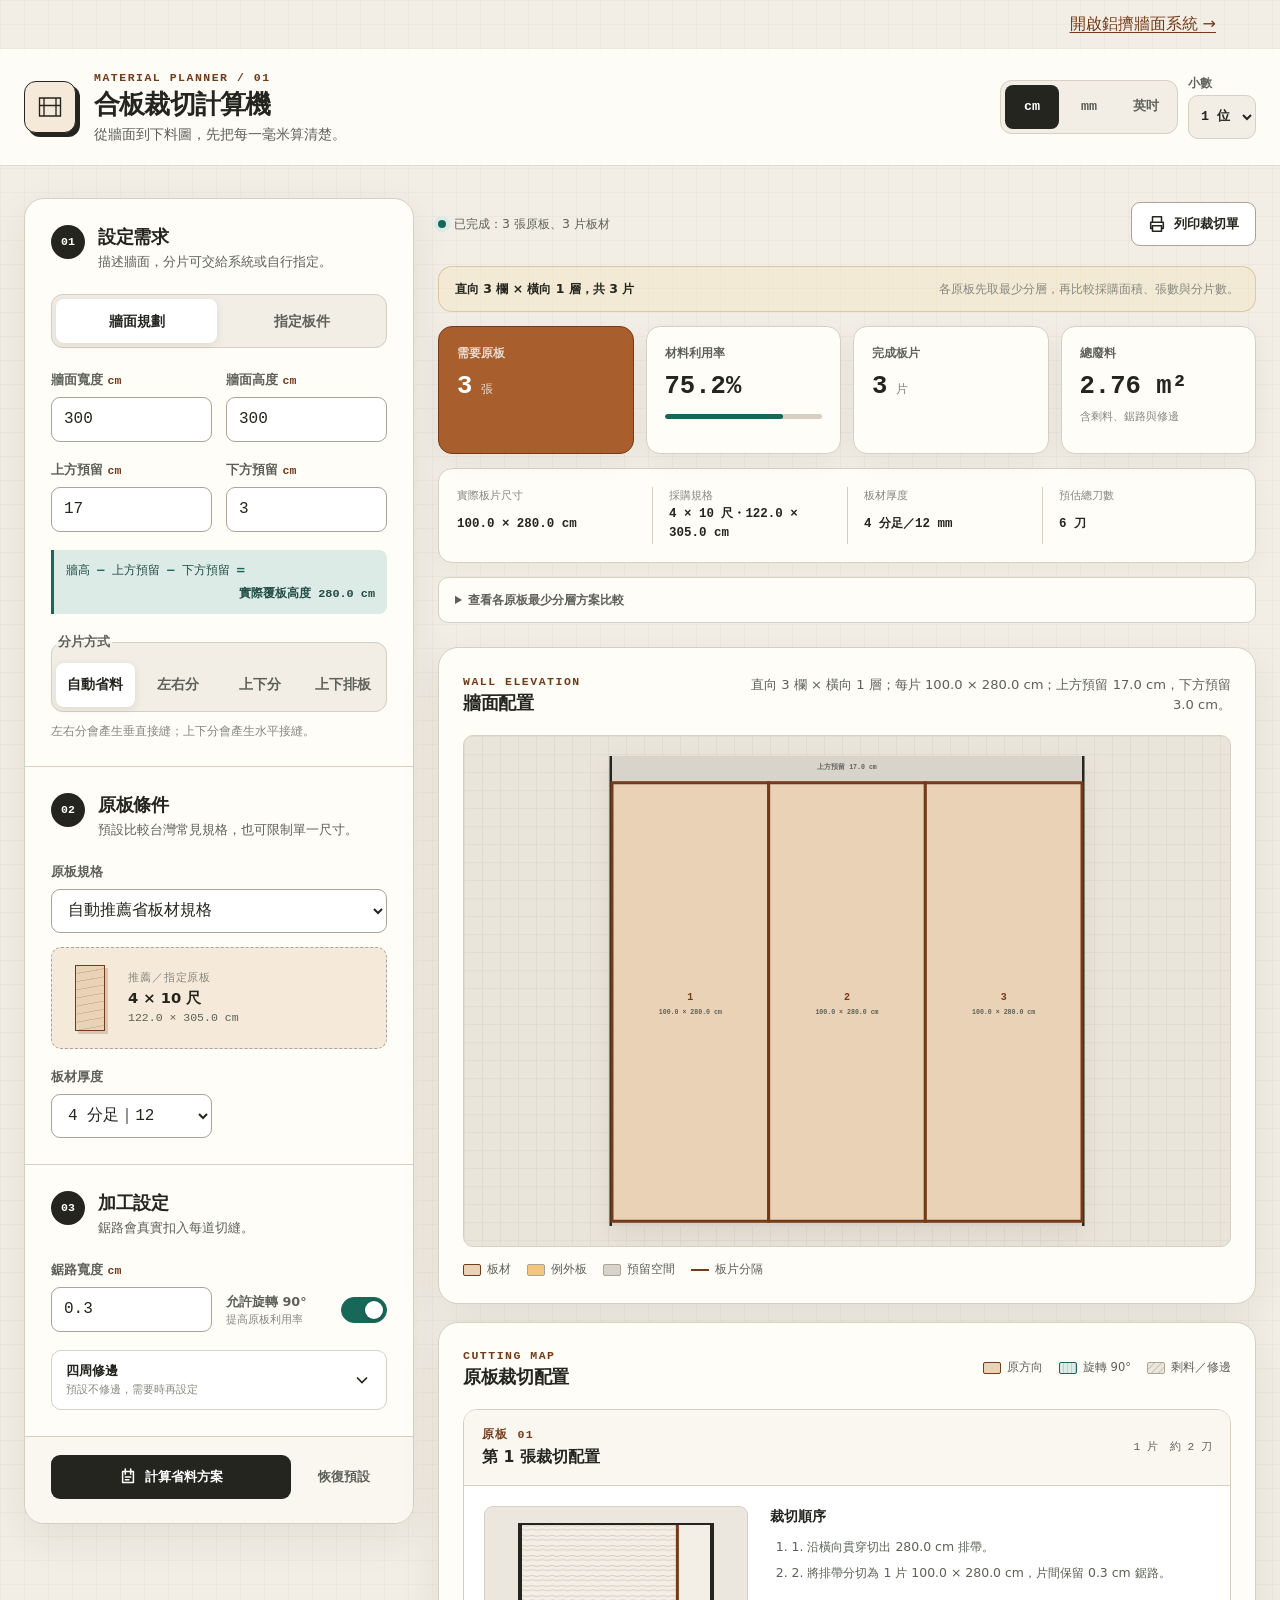
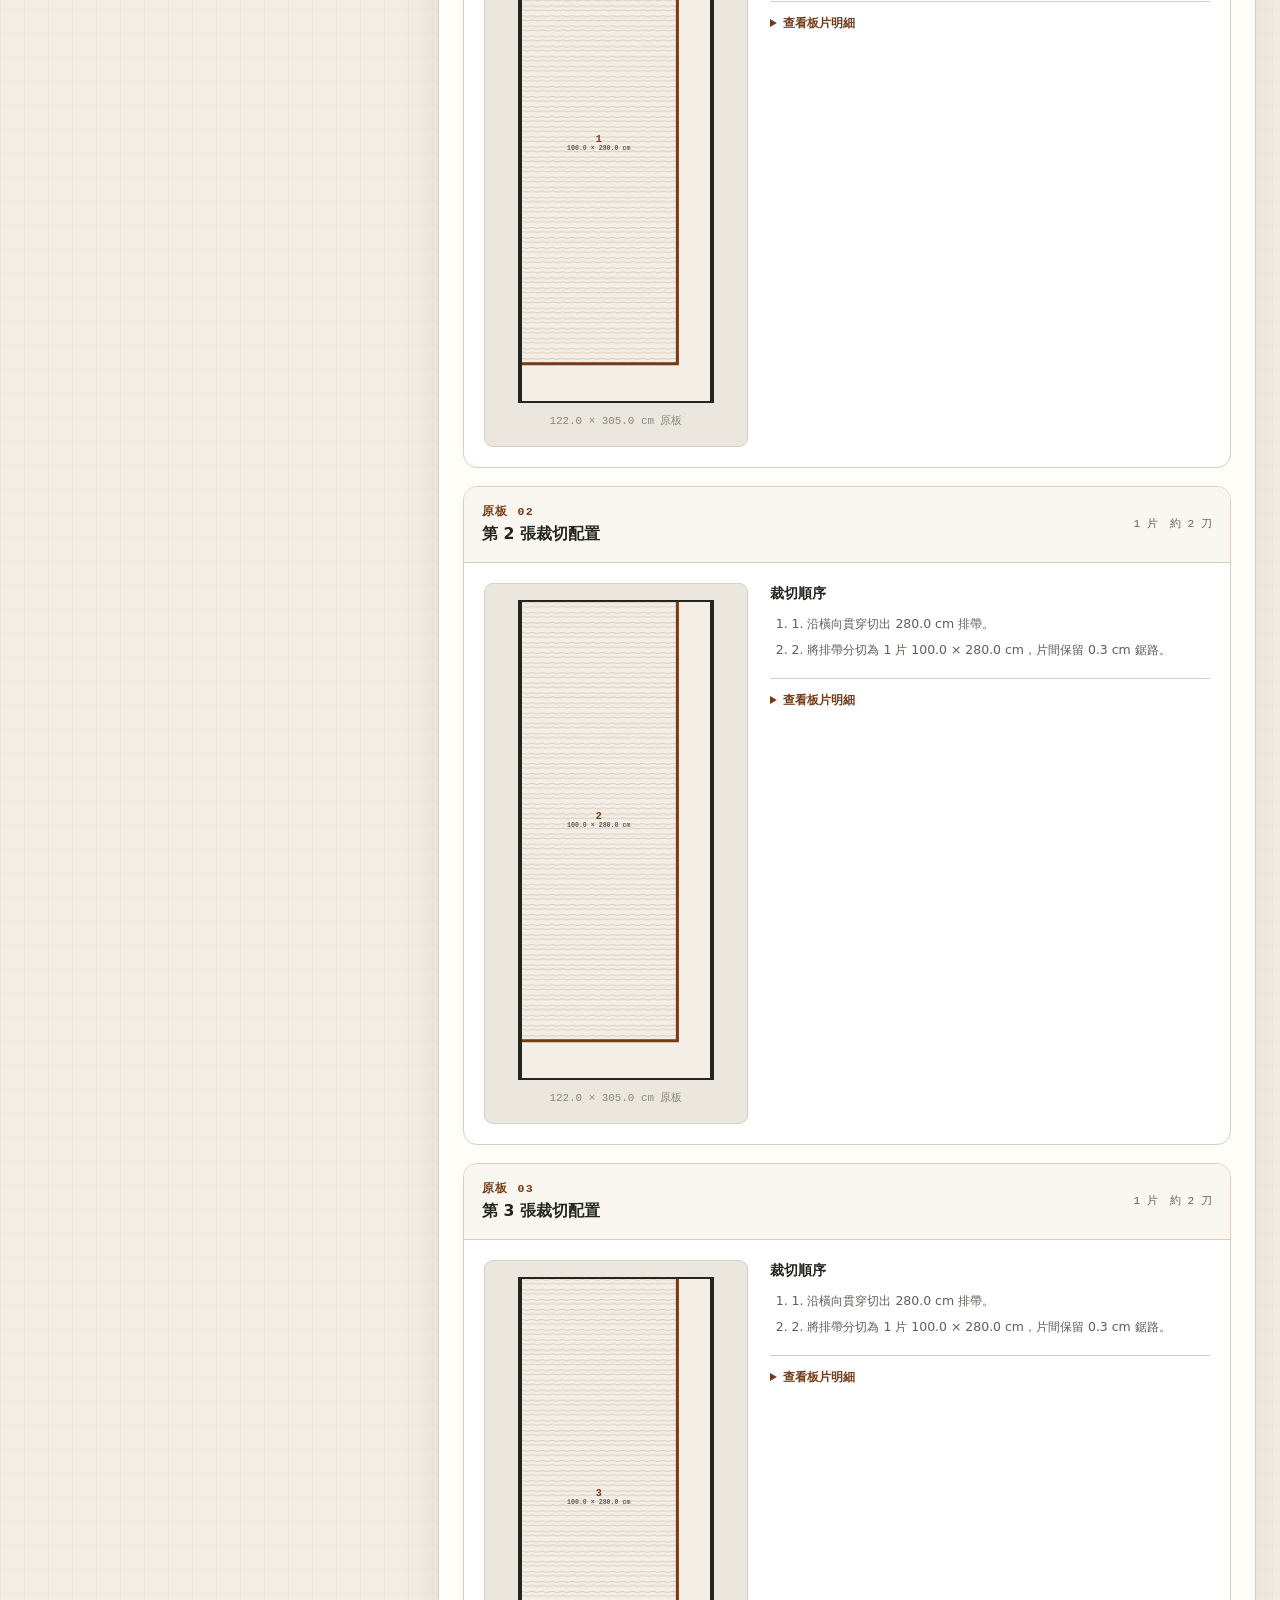
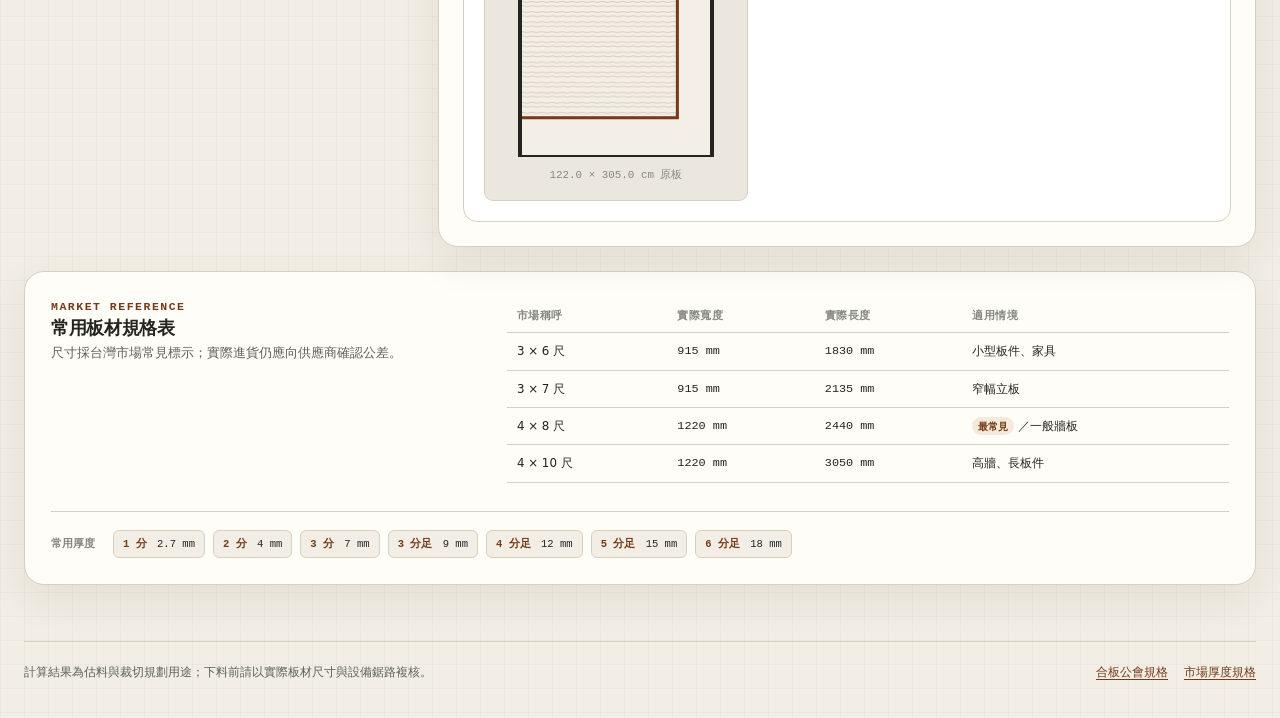
<file: index.html>
<!doctype html>
<html lang="zh-Hant">
<head>
  <meta charset="utf-8"><link rel="icon" href="data:image/svg+xml,%3Csvg xmlns=%22http://www.w3.org/2000/svg%22 viewBox=%220 0 16 16%22%3E%3Crect width=%2216%22 height=%2216%22 rx=%223%22 fill=%22%23236b52%22/%3E%3C/svg%3E">
  <meta name="viewport" content="width=device-width, initial-scale=1">
  <meta name="description" content="計算合板裁切張數、利用率與可施工的貫穿裁切配置。">
  <title>合板裁切計算機</title>
  <link rel="stylesheet" href="assets/styles-1c3f6b98d3.css">
  <script defer src="assets/plywood-3617b2698e.js"></script>
</head>
<body>
  <a class="skip-link" href="#calculator-form">跳到計算設定</a>
  <nav style="padding:12px 5%;text-align:right" aria-label="計算工具"><a href="aluminium.html">開啟鋁擠牆面系統 →</a></nav>

  <header class="app-header">
    <div class="header-inner">
      <div class="brand-block">
        <div class="brand-mark" aria-hidden="true">
          <svg viewBox="0 0 40 40" focusable="false">
            <path d="M6 8h28v24H6z"></path>
            <path d="M12 8v24M28 8v24M6 18h28"></path>
          </svg>
        </div>
        <div>
          <span class="header-kicker">MATERIAL PLANNER / 01</span>
          <h1>合板裁切計算機</h1>
          <p>從牆面到下料圖，先把每一毫米算清楚。</p>
        </div>
      </div>

      <div class="display-controls">
        <fieldset class="unit-switch" aria-label="尺寸顯示單位">
          <legend>尺寸單位</legend>
          <input type="radio" name="unit" id="unit-cm" value="cm"
            form="calculator-form" checked>
          <label for="unit-cm">cm</label>
          <input type="radio" name="unit" id="unit-mm" value="mm"
            form="calculator-form">
          <label for="unit-mm">mm</label>
          <input type="radio" name="unit" id="unit-in" value="in"
            form="calculator-form">
          <label for="unit-in" title="英吋">英吋</label>
        </fieldset>
        <label class="digits-switch" for="length-digits">小數
          <select id="length-digits" form="calculator-form" aria-label="結果長度的小數位數">
            <option value="1" selected>1 位</option>
            <option value="2">2 位</option>
          </select>
        </label>
      </div>
    </div>
  </header>

  <main class="page-shell">
    <div class="workspace">
      <aside class="control-column" aria-label="裁切設定">
        <form id="calculator-form" class="control-panel" novalidate>
          <section class="control-section control-section-first">
            <div class="section-heading">
              <span class="section-number">01</span>
              <div>
                <h2>設定需求</h2>
                <p>描述牆面，分片可交給系統或自行指定。</p>
              </div>
            </div>

            <fieldset class="segment-control mode-control">
              <legend class="sr-only">計算模式</legend>
              <input type="radio" name="mode" id="mode-wall" value="wall" checked>
              <label for="mode-wall">牆面規劃</label>
              <input type="radio" name="mode" id="mode-piece" value="piece">
              <label for="mode-piece">指定板件</label>
            </fieldset>

            <div id="wall-fields" class="field-stack">
              <div class="field-grid two-columns">
                <div class="field">
                  <label for="wall-width">牆面寬度 <span class="unit-text">cm</span></label>
                  <input id="wall-width" type="number" value="300" min="0.1" step="0.1"
                    inputmode="decimal" data-length-input required>
                </div>
                <div class="field">
                  <label for="wall-height">牆面高度 <span class="unit-text">cm</span></label>
                  <input id="wall-height" type="number" value="300" min="0.1" step="0.1"
                    inputmode="decimal" data-length-input required>
                </div>
              </div>

              <div class="field-grid two-columns">
                <div class="field">
                  <label for="wall-top-gap">上方預留 <span class="unit-text">cm</span></label>
                  <input id="wall-top-gap" type="number" value="17" min="0" step="0.1"
                    inputmode="decimal" data-length-input>
                </div>
                <div class="field">
                  <label for="wall-bottom-gap">下方預留 <span class="unit-text">cm</span></label>
                  <input id="wall-bottom-gap" type="number" value="3" min="0" step="0.1"
                    inputmode="decimal" data-length-input>
                </div>
              </div>

              <div id="wall-relation" class="formula-strip">
                <span>牆高</span><b>−</b><span>上方預留</span><b>−</b><span>下方預留</span><b>=</b>
                <strong>實際覆板高度 280 cm</strong>
              </div>

              <div class="split-settings">
                <fieldset class="segment-control wall-split-control"
                  aria-describedby="wall-split-help">
                  <legend>分片方式</legend>
                  <input type="radio" name="wall-split-mode" id="wall-split-auto"
                    value="auto" checked>
                  <label for="wall-split-auto">自動省料</label>
                  <input type="radio" name="wall-split-mode" id="wall-split-vertical"
                    value="vertical">
                  <label for="wall-split-vertical">左右分</label>
                  <input type="radio" name="wall-split-mode" id="wall-split-horizontal"
                    value="horizontal">
                  <label for="wall-split-horizontal">上下分</label>
                  <input type="radio" name="wall-split-mode" id="wall-split-panelized"
                    value="panelized">
                  <label for="wall-split-panelized">上下排板</label>
                </fieldset>
                <p id="wall-split-help" class="field-help">
                  左右分會產生垂直接縫；上下分會產生水平接縫。
                </p>
                <div id="wall-split-count-field" class="field" hidden>
                  <label for="wall-split-count">指定總片數</label>
                  <div class="input-with-suffix">
                    <input id="wall-split-count" type="number" value="2" min="1" max="500"
                      step="1" inputmode="numeric" aria-describedby="wall-split-help">
                    <span>片</span>
                  </div>
                </div>
                <div id="wall-panelized-fields" class="field-stack" hidden>
                  <div class="field-grid two-columns">
                    <div class="field">
                      <label for="wall-panel-width">標準單片寬度 <span class="unit-text">cm</span></label>
                      <input id="wall-panel-width" type="number" value="60" min="0.1"
                        step="0.1" inputmode="decimal" data-length-input>
                    </div>
                    <div class="field">
                      <label for="wall-side-tolerance">左右總公差 <span class="unit-text">cm</span></label>
                      <input id="wall-side-tolerance" type="number" value="0" min="0"
                        step="0.1" inputmode="decimal" data-length-input>
                    </div>
                  </div>
                  <fieldset class="segment-control seam-mode-control">
                    <legend>上下分界</legend>
                    <input type="radio" name="wall-seam-mode" id="wall-seam-auto"
                      value="auto" checked>
                    <label for="wall-seam-auto">自動最佳化</label>
                    <input type="radio" name="wall-seam-mode" id="wall-seam-manual"
                      value="manual">
                    <label for="wall-seam-manual">手動調整</label>
                  </fieldset>
                  <div id="wall-seam-adjustment" class="range-setting" hidden>
                    <label for="wall-upper-height">上層高度 <span class="unit-text">cm</span></label>
                    <input id="wall-upper-height-range" type="range" min="1" max="279"
                      step="1" value="120" aria-label="上層高度拉桿">
                    <div class="range-values">
                      <input id="wall-upper-height" type="number" value="120" min="0.1"
                        step="0.1" inputmode="decimal" data-length-input>
                      <span id="wall-lower-derived">下層自動計算</span>
                    </div>
                  </div>
                  <div class="range-setting">
                    <label for="wall-side-bias">左右公差分配</label>
                    <input id="wall-side-bias" type="range" min="0" max="100"
                      step="1" value="50">
                    <div class="range-labels">
                      <span id="wall-left-tolerance">左 0 cm</span>
                      <span id="wall-right-tolerance">右 0 cm</span>
                    </div>
                  </div>
                  <p class="field-help">公差平均分配到左右；不足標準寬度的餘數會成為最右側例外板。</p>
                </div>
              </div>
            </div>

            <div id="piece-fields" class="field-stack" hidden>
              <div class="field-grid two-columns">
                <div class="field">
                  <label for="piece-width">板片寬度 <span class="unit-text">cm</span></label>
                  <input id="piece-width" type="number" value="60" min="0.1" step="0.1"
                    inputmode="decimal" data-length-input>
                </div>
                <div class="field">
                  <label for="piece-height">板片高度 <span class="unit-text">cm</span></label>
                  <input id="piece-height" type="number" value="120" min="0.1" step="0.1"
                    inputmode="decimal" data-length-input>
                </div>
              </div>
              <div class="field">
                <label for="piece-count">需求片數</label>
                <div class="input-with-suffix">
                  <input id="piece-count" type="number" value="4" min="1" max="500"
                    step="1" inputmode="numeric">
                  <span>片</span>
                </div>
              </div>
            </div>
          </section>

          <section class="control-section">
            <div class="section-heading">
              <span class="section-number">02</span>
              <div>
                <h2>原板條件</h2>
                <p>預設比較台灣常見規格，也可限制單一尺寸。</p>
              </div>
            </div>

            <div class="field">
              <label for="board-spec">原板規格</label>
              <select id="board-spec">
                <option value="auto" selected>自動推薦省板材規格</option>
                <option value="3x6">3 × 6 尺｜915 × 1830 mm</option>
                <option value="3x7">3 × 7 尺｜915 × 2135 mm</option>
                <option value="4x8">4 × 8 尺｜1220 × 2440 mm</option>
                <option value="4x10">4 × 10 尺｜1220 × 3050 mm</option>
                <option value="custom">自訂尺寸</option>
              </select>
            </div>

            <div id="board-preview-card" class="board-preview-card">
              <div class="board-miniature" aria-hidden="true">
                <span></span>
              </div>
              <div>
                <span class="preview-label">推薦／指定原板</span>
                <strong id="board-preview-name">計算後自動推薦</strong>
                <small id="board-preview-size">比較 3×6、3×7、4×8、4×10</small>
              </div>
            </div>

            <div id="custom-board-fields" class="field-grid two-columns" hidden>
              <div class="field">
                <label for="custom-board-width">自訂寬度 <span class="unit-text">cm</span></label>
                <input id="custom-board-width" type="number" value="122" min="0.1" step="0.1"
                  inputmode="decimal" data-length-input>
              </div>
              <div class="field">
                <label for="custom-board-height">自訂長度 <span class="unit-text">cm</span></label>
                <input id="custom-board-height" type="number" value="305" min="0.1" step="0.1"
                  inputmode="decimal" data-length-input>
              </div>
            </div>

            <div class="field-grid two-columns">
              <div class="field">
                <label for="thickness-spec">板材厚度</label>
                <select id="thickness-spec">
                  <option value="1">1 分｜2.7 mm</option>
                  <option value="2">2 分｜4 mm</option>
                  <option value="2-full">2 分足｜5 mm</option>
                  <option value="3">3 分｜7 mm</option>
                  <option value="3-full">3 分足｜9 mm</option>
                  <option value="4-full" selected>4 分足｜12 mm</option>
                  <option value="5-full">5 分足｜15 mm</option>
                  <option value="6-full">6 分足｜18 mm</option>
                  <option value="7-full">7 分足｜24 mm</option>
                  <option value="custom">自訂厚度</option>
                </select>
              </div>
              <div class="field" id="custom-thickness-field" hidden>
                <label for="custom-thickness">自訂厚度 mm</label>
                <input id="custom-thickness" type="number" value="12" min="0.1" step="0.1"
                  inputmode="decimal">
              </div>
            </div>
          </section>

          <section class="control-section">
            <div class="section-heading">
              <span class="section-number">03</span>
              <div>
                <h2>加工設定</h2>
                <p>鋸路會真實扣入每道切縫。</p>
              </div>
            </div>

            <div class="field-grid two-columns align-end">
              <div class="field">
                <label for="kerf">鋸路寬度 <span class="unit-text">cm</span></label>
                <input id="kerf" type="number" value="0.3" min="0" step="0.1"
                  inputmode="decimal" data-length-input>
              </div>
              <label class="switch-row" for="allow-rotation">
                <span>
                  <strong>允許旋轉 90°</strong>
                  <small>提高原板利用率</small>
                </span>
                <input id="allow-rotation" type="checkbox" checked>
                <span class="switch-track" aria-hidden="true"></span>
              </label>
            </div>

            <details class="trim-details">
              <summary>
                <span>
                  <strong>四周修邊</strong>
                  <small>預設不修邊，需要時再設定</small>
                </span>
                <svg viewBox="0 0 20 20" aria-hidden="true">
                  <path d="m5 7.5 5 5 5-5"></path>
                </svg>
              </summary>
              <div class="trim-grid">
                <div class="field">
                  <label for="trim-top">上 <span class="unit-text">cm</span></label>
                  <input id="trim-top" type="number" value="0" min="0" step="0.1"
                    inputmode="decimal" data-length-input>
                </div>
                <div class="field">
                  <label for="trim-right">右 <span class="unit-text">cm</span></label>
                  <input id="trim-right" type="number" value="0" min="0" step="0.1"
                    inputmode="decimal" data-length-input>
                </div>
                <div class="field">
                  <label for="trim-bottom">下 <span class="unit-text">cm</span></label>
                  <input id="trim-bottom" type="number" value="0" min="0" step="0.1"
                    inputmode="decimal" data-length-input>
                </div>
                <div class="field">
                  <label for="trim-left">左 <span class="unit-text">cm</span></label>
                  <input id="trim-left" type="number" value="0" min="0" step="0.1"
                    inputmode="decimal" data-length-input>
                </div>
              </div>
            </details>
          </section>

          <div class="form-actions">
            <button class="button button-primary" type="submit">
              <svg viewBox="0 0 20 20" aria-hidden="true">
                <path d="M4 4h12v12H4zM7 1v6M13 1v6M7 10h6M7 13h4"></path>
              </svg>
              計算省料方案
            </button>
            <button class="button button-quiet" type="reset">恢復預設</button>
          </div>
        </form>
      </aside>

      <section class="results-column" aria-label="計算結果">
        <div class="results-toolbar">
          <div class="live-status" role="status" aria-live="polite">
            <span aria-hidden="true"></span>
            <span id="calculation-status">已依目前數值完成計算</span>
          </div>
          <button id="print-button" class="button button-outline" type="button">
            <svg viewBox="0 0 20 20" aria-hidden="true">
              <path d="M5 7V2h10v5M5 15H3V8h14v7h-2M5 12h10v6H5z"></path>
            </svg>
            列印裁切單
          </button>
        </div>

        <div id="error-output"></div>

        <section id="results-content">
          <div id="summary-output"></div>

          <section id="wall-preview-section" class="result-section">
            <div class="result-heading">
              <div>
                <span class="eyebrow">WALL ELEVATION</span>
                <h2>牆面配置</h2>
              </div>
              <p id="wall-derived-note">系統會自動決定橫向與縱向分片。</p>
            </div>
            <figure id="wall-preview" class="wall-preview"></figure>
            <div class="legend-row" aria-label="牆面圖例">
              <span><i class="legend-swatch legend-piece"></i>板材</span>
              <span><i class="legend-swatch legend-exception"></i>例外板</span>
              <span><i class="legend-swatch legend-gap"></i>預留空間</span>
              <span><i class="legend-line"></i>板片分隔</span>
            </div>
          </section>

          <section class="result-section">
            <div class="result-heading result-heading-with-legend">
              <div>
                <span class="eyebrow">CUTTING MAP</span>
                <h2>原板裁切配置</h2>
              </div>
              <div class="legend-row compact" aria-label="原板圖例">
                <span><i class="legend-swatch legend-normal"></i>原方向</span>
                <span><i class="legend-swatch legend-rotated"></i>旋轉 90°</span>
                <span><i class="legend-swatch legend-waste"></i>剩料／修邊</span>
              </div>
            </div>
            <div id="sheet-plans" class="sheet-plans"></div>
          </section>
        </section>
      </section>
    </div>

    <section class="reference-section" aria-labelledby="reference-title">
      <div class="reference-intro">
        <span class="eyebrow">MARKET REFERENCE</span>
        <h2 id="reference-title">常用板材規格表</h2>
        <p>尺寸採台灣市場常見標示；實際進貨仍應向供應商確認公差。</p>
      </div>
      <div class="reference-table-wrap">
        <table class="reference-table">
          <thead>
            <tr><th>市場稱呼</th><th>實際寬度</th><th>實際長度</th><th>適用情境</th></tr>
          </thead>
          <tbody>
            <tr><td>3 × 6 尺</td><td>915 mm</td><td>1830 mm</td><td>小型板件、家具</td></tr>
            <tr><td>3 × 7 尺</td><td>915 mm</td><td>2135 mm</td><td>窄幅立板</td></tr>
            <tr><td>4 × 8 尺</td><td>1220 mm</td><td>2440 mm</td><td><strong>最常見</strong>／一般牆板</td></tr>
            <tr><td>4 × 10 尺</td><td>1220 mm</td><td>3050 mm</td><td>高牆、長板件</td></tr>
          </tbody>
        </table>
      </div>
      <div class="thickness-reference">
        <span>常用厚度</span>
        <ul>
          <li><b>1 分</b> 2.7 mm</li>
          <li><b>2 分</b> 4 mm</li>
          <li><b>3 分</b> 7 mm</li>
          <li><b>3 分足</b> 9 mm</li>
          <li><b>4 分足</b> 12 mm</li>
          <li><b>5 分足</b> 15 mm</li>
          <li><b>6 分足</b> 18 mm</li>
        </ul>
      </div>
    </section>
  </main>

  <footer class="app-footer">
    <p>計算結果為估料與裁切規劃用途；下料前請以實際板材尺寸與設備鋸路複核。</p>
    <nav aria-label="規格資料來源">
      <a href="https://www.tpmea.org.tw/page/app1" target="_blank" rel="noreferrer">合板公會規格</a>
      <a href="https://www.yslumber.com/pro3-5.html" target="_blank" rel="noreferrer">市場厚度規格</a>
    </nav>
  </footer>
</body>
</html>
</file>
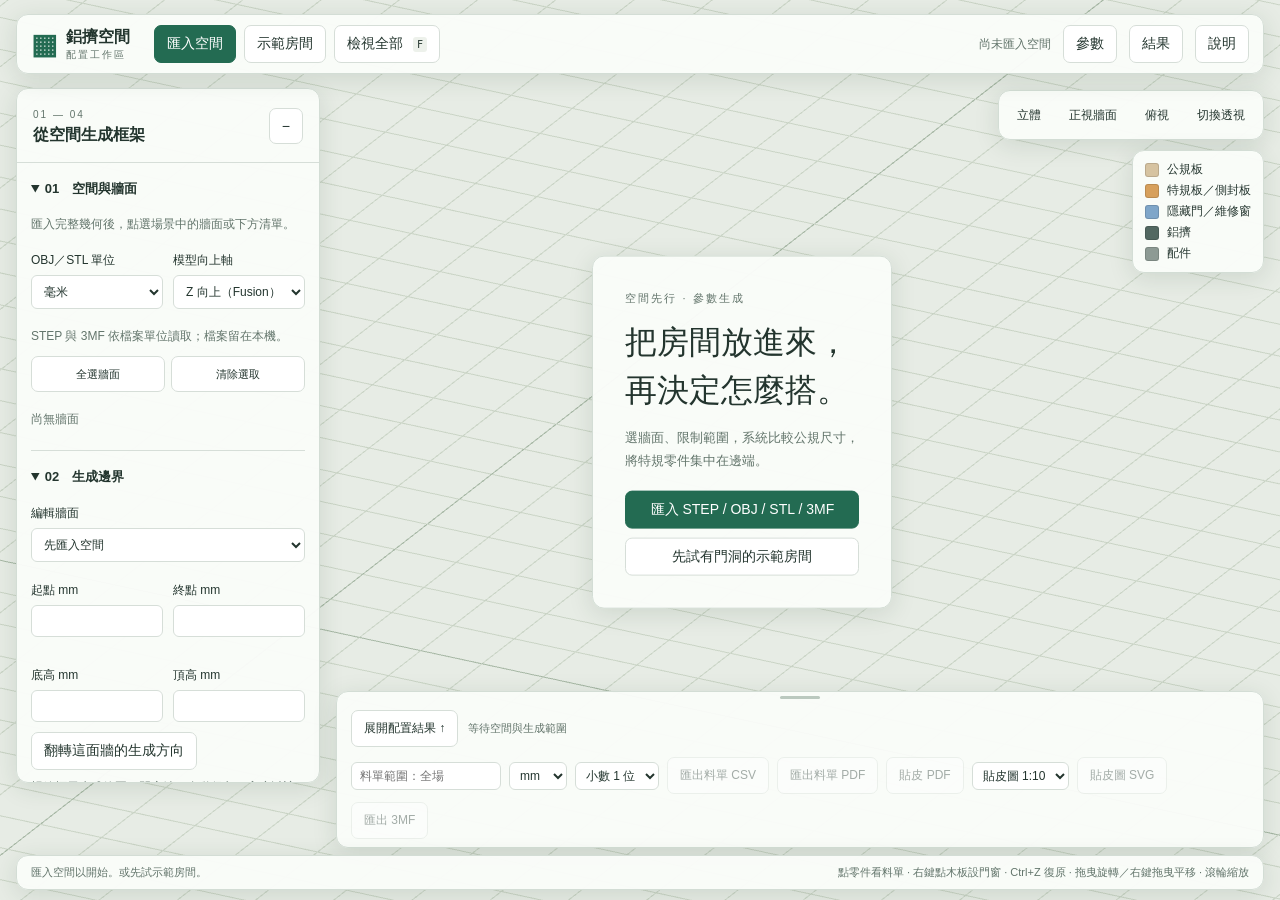
<file: aluminium.html>
<!doctype html>
<html lang="zh-Hant">
<head>
<meta charset="utf-8"><link rel="icon" href="data:image/svg+xml,%3Csvg xmlns=%22http://www.w3.org/2000/svg%22 viewBox=%220 0 16 16%22%3E%3Crect width=%2216%22 height=%2216%22 rx=%223%22 fill=%22%23236b52%22/%3E%3C/svg%3E"><meta name="viewport" content="width=device-width,initial-scale=1">
<title>鋁擠空間配置工作區</title>
<link rel="stylesheet" href="assets/aluminium-82b4daf0d3.css">
<script type="importmap">{"imports":{"three":"./node_modules/three/build/three.module.min.js","three/addons/":"./node_modules/three/examples/jsm/","fflate":"./node_modules/fflate/esm/browser.js"}}</script>
<script src="assets/meshes-07f30283d7.js"></script><script src="assets/core-0863c185a1.js"></script>
<script type="module" src="assets/aluminium-c77ad42db8.js"></script>
</head>
<body>
<canvas id="viewport" aria-label="滿版三維空間工作區"></canvas>
<header class="toolbar glass">
  <a class="brand" href="index.html" title="回到合板計算機"><span class="brand-symbol">▦</span><span>鋁擠空間<span class="subbrand">配置工作區</span></span></a>
  <div class="toolbar-actions"><button id="import" class="primary">匯入空間</button><button id="demo">示範房間</button><button id="fit">檢視全部 <kbd>F</kbd></button></div>
  <span id="project-name">尚未匯入空間</span>
  <button id="toggle-controls" aria-expanded="true" aria-controls="control-panel">參數</button><button id="toggle-results" aria-expanded="false" aria-controls="result-panel">結果</button><button id="help-open" aria-haspopup="dialog" title="貼皮與大圖尺寸怎麼算、怎麼用">說明</button>
</header>
<input id="room-file" type="file" accept=".step,.stp,.obj,.stl,.3mf" hidden>
<aside id="control-panel" class="floating glass">
  <div class="panel-heading drag-handle"><div><small>01 — 04</small><h1>從空間生成框架</h1></div><button id="close-controls" aria-label="收起參數">−</button></div>
  <div class="panel-body">
    <details open><summary>01　空間與牆面</summary>
      <p class="muted">匯入完整幾何後，點選場景中的牆面或下方清單。</p>
      <div class="pair"><label>OBJ／STL 單位<select id="import-unit"><option value="1">毫米</option><option value="10">公分</option><option value="1000">公尺</option></select></label><label>模型向上軸<select id="import-up"><option value="z">Z 向上（Fusion）</option><option value="y">Y 向上</option></select></label></div>
      <p id="room-info" class="muted">STEP 與 3MF 依檔案單位讀取；檔案留在本機。</p>
      <div class="wall-actions"><button id="select-all">全選牆面</button><button id="select-none">清除選取</button></div>
      <div id="wall-list" class="wall-list"><p class="muted">尚無牆面</p></div>
    </details>
    <details open class="wall-mode-only"><summary>02　生成邊界</summary>
      <label>編輯牆面<select id="active-wall"><option>先匯入空間</option></select></label>
      <p id="wall-height-info" class="muted"></p>
      <div class="pair"><label>起點 mm<input id="boundary-start" type="number" min="0" step="1"></label><label>終點 mm<input id="boundary-end" type="number" min="0" step="1"></label><label>底高 mm<input id="boundary-bottom" type="number" min="0" step="1"></label><label>頂高 mm<input id="boundary-top" type="number" min="0" step="1"></label></div>
      <button id="flip-wall">翻轉這面牆的生成方向</button>
      <p class="muted">橘線標示生成範圍。門窗缺口自動保留。高度以該牆底部為零。</p>
    </details>
    <details open><summary>03　公規板</summary>
      <p class="muted">公規板跨場地共用；鋁擠每場依板子裁切，單根不超過 3 m。</p>
      <div class="pair"><label>板寬 mm<input data-param="panelWidth" type="number" step="0.5" min="170"></label><label>每框片數<select data-param="framePanels" data-text><option value="auto" selected>自動（2／3 片混用）</option><option value="2">每框 2 片</option><option value="3">每框 3 片</option></select></label><label>上板高 mm<input data-param="upperHeight" type="number" step="0.5" min="60"></label><label>下板高 mm<input data-param="lowerHeight" type="number" step="0.5" min="90"></label></div>
      <label class="check"><input id="auto-height" type="checkbox"> 板高依上下預留自動計算（公規已定案為 1129／1149；只有試算新公規時才勾）</label>
      <label class="check" title="框寬是全場一起挑的（盡量少種長度），改一面牆的門窗可能讓別面牆的框寬跟著變。鎖定後照目前的長度清單挑，改門窗只動那面牆。"><input id="lock-lengths" type="checkbox"> 鎖定框寬（鋁擠叫料後勾）：改門窗只動那面牆，其他牆的框寬與料號不變</label>
      <button id="recommend">依原板推薦公規</button>
      <div id="recommendations" class="recommendations"></div>
    </details>
    <details open><summary>04　裝配參數</summary>
      <div class="pair"><label>上方腳墊（頂天）<select data-param="topFoot" data-text><option value="swivel" selected>活動 D60×M10×100</option><option value="fixed">固定 35×M10×150</option></select></label><label>下方腳墊（立地）<select data-param="bottomFoot" data-text><option value="swivel">活動 D60×M10×100</option><option value="fixed" selected>固定 35×M10×150</option></select></label></div>
      <div id="sliders"></div>
      <label class="check" title="取消後每片板只靠上緣那支掛具掛著（上板掛上橫料、下板掛 3060 下半），下緣不裝，接縫用膠帶貼；3D、料單、組裝表、治具、PDF 一起拿掉。"><input data-param="lowerHooks" type="checkbox" checked> 板子下緣也裝掛具（取消＝只靠上緣掛具，接縫貼膠帶）</label>
      <label>現成 M10 螺桿長度 mm（逗號分隔，延長桿只從這裡挑，不現場裁切）<input data-param="rodLengths" data-text type="text" inputmode="numeric"></label>
      <p class="muted">依範例 STEP：兩根 3030 立柱夾在上下 3030 之間，3060 夾在立柱間，中心為上下板分界；每片上板一片上壓板。</p>
    </details>
    <details open><summary>05　門窗</summary>
      <p class="muted">CAD 的「門／隱藏門／窗」標記會自動帶入；在 3D 點板可新增或換邊。門寬留空用預設（標記寬，碰到內角自動停在垂直板前）；填數字則鉸鏈側不動、從鎖側伸縮。</p>
      <div id="opening-list" class="wall-list"><p class="muted">尚無門窗</p></div>
    </details>
    <div class="solve-actions"><button id="solve" class="primary">自動求解配置</button><label class="check"><input id="live" type="checkbox" checked> 參數改變後自動更新</label></div>
    <details><summary>圖層與專案</summary>
      <label class="check"><input id="show-room" type="checkbox" checked> 空間模型</label><label class="check"><input id="show-panels" type="checkbox" checked> 木板</label><label class="check"><input id="show-hooks" type="checkbox" checked> 掛具</label><label class="check"><input id="show-labels" type="checkbox" checked> 框編號</label>
      <button id="save-project">儲存參數與門窗</button><button id="load-project">載入配置設定</button><input id="project-file" type="file" accept=".json" hidden>
      <p class="muted">修改會自動存在這台電腦的瀏覽器（不上傳），下次打開直接回到上次的模型與設定；每個模型各記各的。設定檔用來交給客戶或換電腦。</p><button id="clear-autosave">清除這台電腦的自動存檔</button>
      <p class="muted">設定檔不含模型。請一併提供原始 STEP；可先載入設定，再匯入模型。檔案只在瀏覽器內處理，不會上傳。</p>
    </details>
  </div>
</aside>
<div id="empty-state" class="empty glass"><small>空間先行 · 參數生成</small><h2>把房間放進來，<br>再決定怎麼搭。</h2><p>選牆面、限制範圍，系統比較公規尺寸，<br>將特規零件集中在邊端。</p><button id="empty-import" class="primary">匯入 STEP / OBJ / STL / 3MF</button><button id="empty-demo">先試有門洞的示範房間</button></div>
<nav class="view-tools glass" aria-label="視角工具"><button id="view-iso">立體</button><button id="view-front">正視牆面</button><button id="view-top">俯視</button><button id="projection" aria-pressed="false">切換透視</button></nav>
<section id="result-panel" class="result-panel glass collapsed">
  <div id="result-resize" class="resize-handle" role="separator" aria-label="拖曳調整結果高度" tabindex="0"></div>
  <div class="result-heading"><button id="expand-results" aria-expanded="false">展開配置結果 ↑</button><div id="metrics" class="metrics"><span>等待空間與生成範圍</span></div><div class="result-actions"><input id="sheet-scope" class="sheet-scope" type="text" placeholder="料單範圍：全場" aria-label="料單範圍" title="空白＝全場。只出部分料單：填框或段落編號，例「R4-F1 R4-F2 R5 R6-F1」（測試牆）；開頭加「除」＝其餘全部，例「除 R4 R5 R6」（之後補料）。只影響匯出的 CSV／PDF。"><select id="len-unit" class="len-select" aria-label="長度單位" title="結果與料單的長度單位；參數輸入一律 mm"><option value="mm" selected>mm</option><option value="cm">cm</option><option value="in">英吋</option></select><select id="len-digits" class="len-select" aria-label="小數位數" title="長度顯示到小數第幾位（mm 的現場位置固定取整數）"><option value="1" selected>小數 1 位</option><option value="2">小數 2 位</option></select><button id="export-sheet" disabled>匯出料單 CSV</button><button id="export-pdf" disabled>匯出料單 PDF</button><button id="export-skin" disabled title="只有貼皮／大圖尺寸（每組、每扇門、每面牆的木板正面，有縫與沒縫），直接給貼皮師傅或大圖輸出廠">貼皮 PDF</button><select id="skin-scale" class="len-select" aria-label="貼皮圖比例" title="貼皮圖比例：1:10 全部牆一個檔；1:1 每面牆一個檔，打包成 ZIP"><option value="10" selected>貼皮圖 1:10</option><option value="1">貼皮圖 1:1</option></select><button id="export-skin-svg" disabled title="匯出貼皮圖 SVG 給 Illustrator：縫、牆體、標註三個子圖層，尺寸照比例">貼皮圖 SVG</button><button id="export-model" disabled>匯出 3MF</button></div></div>
  <div class="result-body"><div class="result-tabs"><button data-tab="overview" class="active">框與門窗</button><button data-tab="materials">下料清單</button><button data-tab="plywood">合板裁切</button></div>
  <div id="result-overview"></div><div id="result-materials" hidden></div><div id="result-plywood" hidden></div></div>
</section>
<div id="legend" class="legend glass" aria-label="顏色說明"><span><i style="background:#d6c3a1"></i>公規板</span><span><i style="background:#d7a05c"></i>特規板／側封板</span><span><i style="background:#7fa6c9"></i>隱藏門／維修窗</span><span><i style="background:#526861"></i>鋁擠</span><span><i style="background:#8d9a94"></i>配件</span></div>
<dialog id="help" class="help" aria-labelledby="help-title">
  <div class="help-head"><h2 id="help-title">說明</h2><button id="help-close">關閉</button></div>
  <div class="help-main">
    <nav class="help-tabs" role="tablist" aria-label="說明分頁">
      <button role="tab" data-help="overview" aria-selected="true">這個工具在做什麼</button>
      <button role="tab" data-help="start" aria-selected="false">開始使用：步驟</button>
      <button role="tab" data-help="screen" aria-selected="false">畫面與操作</button>
      <button role="tab" data-help="params" aria-selected="false">參數</button>
      <button role="tab" data-help="openings" aria-selected="false">門窗</button>
      <button role="tab" data-help="output" aria-selected="false">結果與匯出</button>
      <button role="tab" data-help="site" aria-selected="false">叫料與現場施工</button>
      <button role="tab" data-help="skin" aria-selected="false">貼皮與大圖</button>
    </nav>
    <div id="help-body" class="help-body">
      <section class="help-page" data-page="overview" role="tabpanel">
        <section><h3>這個工具在做什麼</h3>
          <p>場地要做假牆：牆面是<b>木板</b>，背後用<b>鋁擠框</b>撐起來，框上下用頂撐頂住天花板（梁）和地板。</p>
          <p>你在 Fusion 把場地建好模，畫出要包的牆在哪裡、門窗在哪裡，匯入這裡。工具會自動：</p>
          <ol>
            <li>沿著每一段牆排木板：公規板盡量用滿，剩下的餘數集中成特規板，放在轉角那一端。</li>
            <li>把相鄰的板 2～3 片分成一組，每組做一個鋁擠框；框寬盡量統一，讓鋁擠長度種類越少越好。</li>
            <li>算出每一組要的頂撐、掛具、五金和門窗鉸鏈。</li>
            <li>產出一整份單子：給工廠出料（鋁擠料號、木板裁切），給工班組裝與放樣（組裝表、現場定位），給貼皮和大圖輸出（貼皮尺寸）。</li>
          </ol>
          <p class="help-note">木板是<b>公規</b>，跨場地重複使用；鋁擠每個場地照現場裁切，單支不超過 3 m，裝好後固定在場地不拆。</p>
          <p>模型和設定只在你的瀏覽器裡處理，不會上傳。</p></section>
        <section><h3>常用名詞</h3>
          <dl class="help-terms">
            <dt>段落 R1、R2…</dt><dd>一段直的牆。編號沿著你畫的鋁擠路徑方向排。</dd>
            <dt>組（框）R7-F1</dt><dd>一個鋁擠框和掛在上面的那幾片板。F 編號沿段落方向遞增。</dd>
            <dt>上板／下板</dt><dd>每一欄板分上下兩片，中間由 3060 中料撐住。</dd>
            <dt>公規板／特規板</dt><dd>公規是固定尺寸、跨場地共用；特規是這個場地才裁的，通常在轉角或門窗旁邊。</dd>
            <dt>料號 A、B、C…</dt><dd>同一種型材、同一個長度用同一個字母。叫料時請廠商把字母寫在每支料上，現場照字母挑料。</dd>
            <dt>內角／外角／開放端</dt><dd>兩面牆夾著室內是內角；牆角凸向室內是外角；牆沒接到別的牆是開放端，會加側封板收邊。</dd>
            <dt>基準轉角</dt><dd>相鄰兩段墨線（框背面線）的交點，現場所有位置都從這裡量。</dd>
            <dt>框頂</dt><dd>全場框頂一樣高，由全場最低的梁底決定。</dd>
          </dl></section>
      </section>

      <section class="help-page" data-page="start" role="tabpanel" hidden>
        <section><h3>從模型到單子，照這個順序做</h3>
          <ol class="help-steps">
            <li><b>在 Fusion 準備模型。</b>
              <ul>
                <li>房間照實際建模：牆、地板、天花板、梁。頂撐會量到這些面，梁漏畫就會算錯。</li>
                <li>用草圖畫出要包牆的位置，薄擠出成曲面本體，本體名稱要含「<b>鋁擠路徑</b>」。線只要畫在大概位置：工具會把每段轉成互相垂直，靠近牆的線會自動貼到「型材背面離牆」的距離。不要包的地方（例如樓梯口）就不要畫。</li>
                <li>門窗用本體標出位置，名稱含「<b>隱藏門</b>」是隱藏門、含「<b>門</b>」是逃生門（留開口）、含「<b>窗</b>」是維修窗。</li>
                <li>房間和這些本體一起匯出成 STEP。</li>
              </ul></li>
            <li><b>匯入。</b>按上方「匯入空間」選 STEP。左邊「01 空間與牆面」會列出每一段 R 的長度、兩端是內角、外角還是開放端；3D 裡的橘線是段落位置。</li>
            <li><b>有設定檔就載入。</b>左邊最下面「圖層與專案」→「載入配置設定」。先載設定、或先匯入模型都可以。同一台電腦會自動存檔，下次打開直接回到上次的狀態。</li>
            <li><b>檢查門窗。</b>CAD 標記會自動帶入。要改就在 3D 的木板上按右鍵；門寬在「05 門窗」填。詳見「門窗」分頁。</li>
            <li><b>調參數。</b>大多照預設就好。改了會自動重排（「參數改變後自動更新」有勾時）。每個參數的意思見「參數」分頁。</li>
            <li><b>看結果。</b>按下方「展開配置結果」。有排不出來的地方，會寫在「框與門窗」分頁最上面和最下方的狀態列，照著改參數或門窗。</li>
            <li><b>先做測試牆（建議）。</b>在結果列的「料單範圍」填幾組，例如一兩段牆，只出這幾組的料單，先做起來驗證。</li>
            <li><b>匯出。</b>料單 PDF 給工廠和工班（按下去先勾要印哪些，給木工的按「木工裁切」），貼皮 PDF 給貼皮師傅和大圖輸出，CSV 用 Excel 開，3MF 是 3D 模型。</li>
            <li><b>存設定。</b>「儲存參數與門窗」存成 JSON 檔，要交給別人或換電腦用。設定檔不含模型，要連同原始 STEP 一起給。</li>
            <li><b>到現場。</b>照料單 PDF 的「現場定位」彈墨線、立框，照「組裝表」組框。詳見「叫料與現場施工」分頁。</li>
          </ol></section>
        <section><h3>沒有畫鋁擠路徑的模型（牆面模式）</h3>
          <p>OBJ、STL、3MF，或是沒有「鋁擠路徑」本體的 STEP，會改用牆面模式：</p>
          <ul>
            <li>在「01 空間與牆面」勾選要做的牆（或直接點 3D 裡的牆面）。</li>
            <li>在「02 生成邊界」調每面牆的起點、終點、底高、頂高；橘線是生成範圍。方向反了按「翻轉這面牆的生成方向」。</li>
            <li>OBJ／STL 沒有單位，要在 01 選對單位和向上軸。</li>
          </ul>
          <p>「示範房間」就是用這個模式，可以先拿它熟悉操作。</p></section>
      </section>

      <section class="help-page" data-page="screen" role="tabpanel" hidden>
        <section><h3>畫面上各區</h3>
          <dl class="help-terms">
            <dt>上方工具列</dt><dd>匯入空間、示範房間、檢視全部；右邊是專案名稱、「參數」「結果」面板開關，和這個說明。左上的標誌回到合板計算機。</dd>
            <dt>左邊參數面板</dt><dd>01～05 和「圖層與專案」。按住標題列可以拖曳移動，按「−」收起。</dd>
            <dt>右上視角</dt><dd>立體、正視牆面、俯視，以及透視／正交切換。</dd>
            <dt>左下圖例</dt><dd>3D 裡各種顏色代表什麼：公規板、特規板與側封板、門窗、鋁擠。</dd>
            <dt>下方結果面板</dt><dd>數字列、料單範圍、單位與匯出按鈕；展開後有「框與門窗」「下料清單」「合板裁切」三個分頁。拖曳面板上緣可以調高度。</dd>
            <dt>最下方狀態列</dt><dd>目前在做什麼、哪裡出錯，都寫在這裡。</dd>
          </dl></section>
        <section><h3>滑鼠與鍵盤</h3>
          <div class="help-scroll"><table><thead><tr><th>操作</th><th>效果</th></tr></thead><tbody>
            <tr><td>左鍵拖曳</td><td>旋轉視角</td></tr>
            <tr><td>右鍵拖曳</td><td>平移</td></tr>
            <tr><td>滾輪</td><td>縮放</td></tr>
            <tr><td>滑鼠停在零件上</td><td>顯示這個零件的名稱與尺寸</td></tr>
            <tr><td>左鍵點零件</td><td>結果面板跳到它的料單行，並標出它那一組框的組裝行；3D 亮著這一組。點空白處取消。</td></tr>
            <tr><td>右鍵點木板</td><td>門窗選單：設成隱藏門、維修窗或一般牆板</td></tr>
            <tr><td>滑鼠移到料單某一行</td><td>3D 裡對應的零件亮起來</td></tr>
            <tr><td><kbd>F</kbd></td><td>檢視全部</td></tr>
            <tr><td><kbd>Ctrl</kbd> + <kbd>Z</kbd></td><td>復原上一步門窗修改</td></tr>
            <tr><td><kbd>Esc</kbd></td><td>關掉右鍵選單或這個說明</td></tr>
          </tbody></table></div></section>
        <section><h3>圖層與專案</h3>
          <ul>
            <li>可以分別隱藏空間模型、木板、掛具、框編號，方便看裡面的鋁擠。</li>
            <li>修改會自動存在這台電腦的瀏覽器，每個模型各記各的；「清除這台電腦的自動存檔」可以重來。</li>
            <li>「儲存參數與門窗」「載入配置設定」用來交給別人或換電腦。</li>
          </ul></section>
      </section>

      <section class="help-page" data-page="params" role="tabpanel" hidden>
        <p class="help-lead">參數一律用 mm 輸入。改了會自動重排；沒勾「參數改變後自動更新」時，要按「自動求解配置」。</p>
        <section><h3>01 空間與牆面</h3>
          <dl class="help-terms">
            <dt>OBJ／STL 單位、模型向上軸</dt><dd>只影響 OBJ／STL。STEP 和 3MF 照檔案本身的單位讀；Fusion 是 Z 向上。</dd>
            <dt>段落／牆面清單</dt><dd>路徑模式列出每一段 R；牆面模式在這裡勾選要做的牆。</dd>
          </dl></section>
        <section><h3>02 生成邊界（只有牆面模式）</h3>
          <p>每面牆的起點、終點、底高、頂高，橘線是生成範圍，高度以那面牆的底部為零；門窗缺口會自動保留。「翻轉這面牆的生成方向」改排板的方向。路徑模式不用這一區，段落由鋁擠路徑決定。</p></section>
        <section><h3>03 公規板</h3>
          <dl class="help-terms">
            <dt>板寬、上板高、下板高</dt><dd>公規板尺寸。公規跨場地共用，定案後就不要再改；場地比較矮時用補板處理。</dd>
            <dt>每框片數</dt><dd>一組框掛幾欄板。「自動」會 2、3 片混用，讓組數最少、每支鋁擠不超過 3 m。</dd>
            <dt>板高依上下預留自動計算</dt><dd>只有在試算新公規時才勾。</dd>
            <dt>依原板推薦公規</dt><dd>依原板尺寸反推公規候選，比較框頂高度和特規數，點選就套用。梁太低、框頂超出時用它降板高。</dd>
          </dl></section>
        <section><h3>04 裝配參數</h3>
          <dl class="help-terms">
            <dt>上方腳墊、下方腳墊</dt><dd>頂天花板、立地的頂撐各用哪一款腳墊。</dd>
            <dt>板底離地</dt><dd>下板底邊離地面多高。</dd>
            <dt>下板突出框底</dt><dd>下板往下超出鋁框底的長度，用來遮住框底和腳墊。</dd>
            <dt>木板水平縫隙</dt><dd>左右相鄰兩片板之間的縫。</dd>
            <dt>上下板間隙</dt><dd>上板底和下板頂之間留的縫，吸收板高的誤差。要先取消「板子下緣也裝掛具」才能用：每片板只靠上緣對位，下緣是自由的。鋁框（長度、位置、頂撐）完全不動，上板掛在上橫料也不動；3060 和掛在它下半的下板一起往下移這麼多，所以組裝表的「中料下緣距立柱底」和板底離地都會少這麼多。貼皮的有縫高含這條縫，沒縫高扣掉它。</dd>
            <dt>長掛具、短掛具長度</dt><dd>板背面的掛具。放得下就用長的，窄板用短的，再放不下就做特規長度。</dd>
            <dt>板子下緣也裝掛具</dt><dd>預設每片板上下各一支掛具。取消勾選後，每片板只在上緣裝一支（上板掛上橫料、下板掛 3060 下半），下緣不裝、接縫用膠帶貼；3D、五金數量、螺絲、板背孔位、治具、組裝表、PDF 全部跟著拿掉下緣那支。只少掛具，框和板的尺寸都不變。</dd>
            <dt>框現場滑動餘量</dt><dd>掛具兩端到立柱留的空間，讓框在現場可以左右挪一點對位（每側）。</dd>
            <dt>牆板厚度</dt><dd>木板的厚度。</dd>
            <dt>型材背面離牆</dt><dd>鋁框背面到後面那道牆的距離；要大於腳座固定塊凸出的量。</dd>
            <dt>最窄特規板</dt><dd>特規板最窄能多窄。餘數比這個還窄時，會拿掉一片公規，合成一片比較寬的特規。</dd>
            <dt>板頂到天花板最小預留</dt><dd>板頂到最低梁底至少要留的空間。</dd>
            <dt>螺桿調整餘量</dt><dd>頂撐挑延長桿時多留的長度，寧長勿短。</dd>
            <dt>合板鋸路</dt><dd>裁合板時鋸片吃掉的寬度，排裁切圖用。</dd>
            <dt>現成 M10 螺桿長度</dt><dd>手邊買得到的螺桿長度，用逗號分隔。延長桿只從這些挑，現場不裁。</dd>
          </dl></section>
        <section><h3>05 門窗</h3><p>列出目前所有門窗，可以填門寬。詳見「門窗」分頁。</p></section>
      </section>

      <section class="help-page" data-page="openings" role="tabpanel" hidden>
        <section><h3>三種門窗</h3>
          <dl class="help-terms">
            <dt>隱藏門</dt><dd>一片門板，正面跟牆板齊平，往室內開。鉸鏈鎖在旁邊那組框的立柱上。</dd>
            <dt>維修窗</dt><dd>上板或下板其中一排換成窗扇。窗洞碰到兩欄以上，就做左右對開兩扇。</dd>
            <dt>逃生門</dt><dd>留開口、不做板，兩側加門套收邊。只能從 CAD 標記帶入。</dd>
          </dl></section>
        <section><h3>怎麼設定</h3>
          <ol class="help-steps">
            <li><b>CAD 標記自動帶入。</b>匯入時，名稱含「隱藏門」「門」「窗」的本體會變成對應的門窗。</li>
            <li><b>在 3D 木板上按右鍵</b>：可以設成一般牆板、隱藏門（鉸鏈在左或右）、維修窗（鉸鏈在左或右，做在你點的那一排）。「左右」都是站在室內面對牆看。</li>
            <li><b>這面牆全部改回一般牆板</b>：右鍵選單裡，一次拿掉這面牆所有門窗，排回全公規。</li>
            <li><b>還原這段的 CAD 標記</b>：右鍵選單最下面，改亂了可以整段回到 CAD 的設定。</li>
            <li><b>鋁擠已經叫料、只想改一面牆</b>：先在「03 公規板」勾「鎖定框寬」再改門窗。框寬是全場一起挑的，沒鎖的話改一面牆可能讓別面牆的框寬跟著變幾 mm；鎖了之後其他牆的框、料號都不變，只有改的那面牆重排（排出原清單沒有的長度才會多一種料）。</li>
            <li><b>門寬</b>：在「05 門窗」的清單填。留空就用標記的寬度（碰到內角會自動停在隔壁牆的板前面）；填數字就是指定門寬，鉸鏈那一側不動，從鎖的那一側伸縮。維修窗照板格，不能填寬度。</li>
            <li><b>改錯了</b>：按 <kbd>Ctrl</kbd> + <kbd>Z</kbd> 一步一步復原。</li>
          </ol>
          <p>門窗排不下時（例如鎖側只剩一條放不下板的窄縫），狀態列會直接告訴你門寬可以填多少。</p></section>
      </section>

      <section class="help-page" data-page="output" role="tabpanel" hidden>
        <section><h3>底部數字列</h3>
          <p>叫料最常看的總數：框頂高度、框組數、鋁擠種類與支數、公規板、特規板、原板張數、門窗、側封板。重新計算後有變動的數字會閃一下。</p></section>
        <section><h3>結果面板的三個分頁</h3>
          <dl class="help-terms">
            <dt>框與門窗</dt><dd>排不出來的原因、每組框的片數與框寬、現場定位、門窗開口、側封板鑽孔位置、框頂到天花板的收邊尺寸。</dd>
            <dt>下料清單</dt><dd>跟匯出的料單 CSV 內容一樣。</dd>
            <dt>合板裁切</dt><dd>每張原板怎麼裁。滑鼠移到原板上，3D 會亮出從這張裁出來的板。</dd>
          </dl></section>
        <section><h3>匯出</h3>
          <dl class="help-terms">
            <dt>匯出料單 CSV</dt><dd>用 Excel 開，可以自己加欄位或排序。</dd>
            <dt>匯出料單 PDF</dt><dd>先跳出勾選視窗，勾要印哪些、選長度單位，再按「列印／存成 PDF」，印表機選「另存為 PDF」。全部勾的內容：概要數字、平面圖，一、五金，二、木板，三、合板裁切，四、鋁擠（料號），五、頂撐做法，六、組裝表，七、現場定位，八、貼皮／大圖。<ul><li><b>木工裁切</b>：只勾「木板：尺寸與數量」和「合板裁切」。木板表只剩品名、尺寸、片數、原板張數，特規板寫零件編號；掛具孔位、鉸鏈、治具都不印。</li><li>「木板：孔位、掛具、鉸鏈、治具」勾了會連尺寸一起印（加工要對得到是哪片板）。</li><li>只勾一部分時，節的編號照印出來的重排，標題和檔名寫印了哪幾節。上次勾的會記在這台電腦。</li></ul></dd>
            <dt>貼皮 PDF</dt><dd>只有貼皮與大圖尺寸，直接給貼皮師傅或輸出廠。見「貼皮與大圖」分頁。</dd>
            <dt>貼皮圖 SVG</dt><dd>每面牆的板面、縫的位置和寬度，用 Illustrator 打開做大圖。旁邊選比例：1:10 全部牆一個檔；1:1 每面牆一個檔，打包成 ZIP。見「貼皮與大圖」分頁。</dd>
            <dt>匯出 3MF</dt><dd>全部零件的 3D 模型，可以拿回 CAD 檢查。</dd>
          </dl></section>
        <section><h3>料單範圍：只出一部分</h3>
          <ul>
            <li>空白：全場。</li>
            <li>填框或段落編號：只算那幾組，例如 <code>R4-F1 R4-F2</code>，或整段 <code>R5</code>。寫成「R6 F1」也可以。</li>
            <li>開頭加「除」：算其餘全部，例如 <code>除 R4 R5</code>，之後補料用。</li>
            <li>鋁擠料號照全場排，所以部分料單的字母會跳號；同一個字母在每一批都是同一個長度。測試牆加上其餘，數量剛好等於全場。</li>
            <li>現場定位會保留全場的墨線，因為轉角要靠相鄰段的線才定得準。</li>
          </ul></section>
        <section><h3>長度單位與小數</h3>
          <p>可以切 mm、cm、英吋，小數 1 位或 2 位。只換結果與料單，參數輸入一律 mm。螺絲、腳墊、螺桿、掛具、板厚這些現成品的規格維持 mm。英吋給工廠裁料請用小數 2 位。</p></section>
      </section>

      <section class="help-page" data-page="site" role="tabpanel" hidden>
        <section><h3>叫料</h3>
          <ul>
            <li><b>鋁擠</b>：照料單「鋁擠」那一節叫，請廠商把料號字母寫在每一支料上。</li>
            <li><b>木板</b>：照「木板」和「合板裁切」裁，給木工時勾選視窗按「木工裁切」；公規板第一次做好之後跨場地共用，之後只裁特規。</li>
            <li><b>五金</b>：照「五金」買，已經分成結構件、頂撐、螺絲螺帽、門窗四組，一組一組對。</li>
            <li><b>頂撐</b>：「頂撐做法」寫每一種間隙用哪款腳墊、要不要加延長桿。</li>
          </ul></section>
        <section><h3>放樣：現場定位</h3>
          <ol class="help-steps">
            <li>所有位置都從<b>基準轉角</b>量起：相鄰兩段墨線（框背面線）的交點。</li>
            <li>先把全場的墨線一次彈好，用表上的「墨線長」驗線。</li>
            <li>照表上「框外緣距轉角」「門窗距轉角」標出每一組框和門窗的位置；「框背面離後牆」用來確認離牆距離。</li>
            <li>高度用雷射水平儀打框頂線，腳墊調到框頂碰線。</li>
          </ol></section>
        <section><h3>組裝：組裝表</h3>
          <ul>
            <li>每一組框一行：上橫、下橫、左右立柱、中料各用哪個料號，照字母挑料，不用量長度。</li>
            <li>中料後面寫它在立柱上的位置：從立柱底端（貼著下橫料那一端）往上量到中料下緣（不含中料本身）。先在兩支立柱上畫線，中料下緣對線再鎖角槽連接件。</li>
            <li>同一行寫這組要的角件、掛具、上壓板數量、頂撐，以及掛哪幾片板（特規板寫編號）。</li>
            <li>同一組的頂撐有的要加延長桿、有的不用時，會逐支寫出離基準轉角多遠。</li>
          </ul></section>
        <section><h3>先做測試牆</h3>
          <p>用「料單範圍」先出幾組的料單，做起來確認尺寸、組法都沒問題，再用「除 …」出其餘的補料單。</p></section>
      </section>

      <section class="help-page" data-page="skin" role="tabpanel" hidden><div id="help-skin"></div></section>
    </div>
  </div>
</dialog>
<dialog id="pdf-pick" class="pdf-pick" aria-labelledby="pdf-pick-title">
  <div class="help-head"><h2 id="pdf-pick-title">料單 PDF：要印哪些</h2><button id="pdf-cancel">取消</button></div>
  <div class="pdf-pick-body">
    <div class="pdf-pick-row"><span>範圍</span><b id="pdf-scope">全場</b><small>（在結果列「料單範圍」改）</small></div>
    <div class="pdf-pick-row"><span>長度單位</span><select id="pdf-unit" class="len-select" aria-label="PDF 長度單位"></select><select id="pdf-digits" class="len-select" aria-label="PDF 小數位數"></select></div>
    <div class="pdf-pick-row"><span>快速選</span><button data-pdf-preset="all">全部（工廠、工班）</button><button data-pdf-preset="wood" title="只有木板尺寸與數量、原板張數、合板裁切圖">木工裁切</button></div>
    <div id="pdf-parts" class="pdf-parts" role="group" aria-label="要印的內容"></div>
  </div>
  <div class="pdf-pick-foot"><small>節的編號照印出來的重排。</small><button id="pdf-print" class="primary">列印／存成 PDF</button></div>
</dialog>
<div id="tooltip" class="tooltip glass" hidden></div><div id="context-menu" class="context-menu glass" role="menu" hidden></div>
<footer class="statusbar glass"><span id="status" role="status">匯入空間以開始。或先試示範房間。</span><span>點零件看料單 · 右鍵點木板設門窗 · Ctrl+Z 復原 · 拖曳旋轉／右鍵拖曳平移 · 滾輪縮放</span></footer>
<div id="busy" class="busy" hidden><div class="glass"><span class="spinner"></span><strong id="busy-text">讀取空間幾何…</strong></div></div>
<script>if(location.protocol==='file:'){document.getElementById('status').textContent='請先雙擊專案中的「啟動配置器.cmd」，使用本機工作區開啟。';document.querySelector('#empty-state p').textContent='請雙擊「啟動配置器.cmd」啟動本機幾何服務。';}</script>
</body>
</html>
</file>
<file: assets/styles-1c3f6b98d3.css>
:root{color-scheme:light;--paper: #f2eee5;--surface: #fffdf8;--surface-raised: #ffffff;--ink: #24251f;--ink-soft: #5d6158;--ink-faint: #85887f;--wood: #a95f2d;--wood-dark: #743b19;--wood-soft: #ead2b6;--wood-pale: #f5e9d9;--success: #176859;--success-soft: #dcebe6;--danger: #a3392a;--danger-soft: #f7e3de;--focus: #1267a8;--line: #d6cfc2;--line-strong: #aaa396;--shadow: 0 14px 40px rgba(56, 44, 31, .08);--radius-sm: 8px;--radius: 14px;--radius-lg: 20px;--font-sans: "Noto Sans TC", "PingFang TC", "Microsoft JhengHei", system-ui, sans-serif;--font-mono: "SFMono-Regular", Consolas, "Liberation Mono", monospace}*,*:before,*:after{box-sizing:border-box}html{min-width:320px;scroll-behavior:smooth}body{margin:0;min-width:320px;background-color:var(--paper);background-image:linear-gradient(rgba(93,97,88,.045) 1px,transparent 1px),linear-gradient(90deg,rgba(93,97,88,.045) 1px,transparent 1px);background-size:24px 24px;color:var(--ink);font-family:var(--font-sans);font-size:16px;line-height:1.55}button,input,select{font:inherit}button,label,select,summary{-webkit-tap-highlight-color:transparent}button,select,summary,label[for]{cursor:pointer;touch-action:manipulation}button:focus-visible,input:focus-visible,select:focus-visible,summary:focus-visible,a:focus-visible{outline:3px solid rgba(18,103,168,.34);outline-offset:3px}a{color:var(--wood-dark);text-decoration-thickness:1px;text-underline-offset:3px}[hidden]{display:none!important}.sr-only{position:absolute;width:1px;height:1px;padding:0;margin:-1px;overflow:hidden;clip:rect(0,0,0,0);white-space:nowrap;border:0}.skip-link{position:fixed;z-index:100;top:12px;left:12px;padding:10px 16px;border-radius:var(--radius-sm);background:var(--ink);color:#fff;transform:translateY(-150%)}.skip-link:focus{transform:translateY(0)}.app-header{border-bottom:1px solid rgba(116,59,25,.18);background:#fffdf8eb}.header-inner,.page-shell,.app-footer{width:min(1540px,calc(100% - 48px));margin-inline:auto}.header-inner{display:flex;align-items:center;justify-content:space-between;min-height:112px;padding-block:20px;gap:32px}.brand-block{display:flex;align-items:center;gap:18px}.brand-mark{display:grid;flex:0 0 auto;width:52px;height:52px;place-items:center;border:1px solid var(--ink);border-radius:12px;background:var(--wood-pale);box-shadow:4px 4px 0 var(--ink)}.brand-mark svg{width:30px;fill:none;stroke:currentColor;stroke-width:1.8}.header-kicker,.eyebrow{display:block;color:var(--wood-dark);font-family:var(--font-mono);font-size:.72rem;font-weight:700;letter-spacing:.13em}.brand-block h1{margin:2px 0 0;font-size:clamp(1.45rem,2vw,2rem);line-height:1.18;letter-spacing:-.03em}.brand-block p{margin:4px 0 0;color:var(--ink-soft);font-size:.9rem}.display-controls{display:flex;flex:none;align-items:center;gap:10px}.digits-switch{display:grid;gap:2px;color:var(--ink-soft);font-size:.72rem;font-weight:700}.digits-switch select{min-height:44px;padding:0 8px;border:1px solid var(--line);border-radius:10px;background:var(--paper);color:var(--ink);font-family:var(--font-mono);font-size:.84rem;font-weight:700}.unit-switch{display:grid;grid-template-columns:repeat(3,54px);gap:3px;margin:0;padding:4px;border:1px solid var(--line);border-radius:12px;background:var(--paper)}.unit-switch legend{position:absolute;width:1px;height:1px;overflow:hidden;clip:rect(0,0,0,0)}.unit-switch input,.segment-control input{position:absolute;opacity:0;pointer-events:none}.unit-switch label{display:grid;min-height:44px;place-items:center;border-radius:8px;color:var(--ink-soft);font-family:var(--font-mono);font-size:.84rem;font-weight:700}.unit-switch input:checked+label{background:var(--ink);color:#fff}.unit-switch input:focus-visible+label,.segment-control input:focus-visible+label{outline:3px solid rgba(18,103,168,.34);outline-offset:2px}.page-shell{padding-block:32px 56px}.workspace{display:grid;grid-template-columns:minmax(320px,390px) minmax(0,1fr);align-items:start;gap:24px}.control-column{min-width:0}.control-panel,.result-section,.reference-section{border:1px solid var(--line);border-radius:var(--radius-lg);background:var(--surface);box-shadow:var(--shadow)}.control-panel{overflow:hidden}.control-section{padding:26px;border-top:1px solid var(--line)}.control-section-first{border-top:0}.section-heading{display:flex;align-items:flex-start;margin-bottom:22px;gap:13px}.section-number{display:grid;flex:0 0 auto;width:34px;height:34px;place-items:center;border-radius:50%;background:var(--ink);color:#fff;font-family:var(--font-mono);font-size:.72rem;font-weight:700}.section-heading h2,.result-heading h2,.reference-intro h2{margin:0;font-size:1.15rem;line-height:1.3;letter-spacing:-.02em}.section-heading p,.result-heading p,.reference-intro p{margin:3px 0 0;color:var(--ink-soft);font-size:.82rem}.segment-control{display:grid;grid-template-columns:1fr 1fr;gap:4px;margin:0 0 22px;padding:4px;border:1px solid var(--line);border-radius:12px;background:var(--paper)}.segment-control label{display:grid;min-height:44px;place-items:center;border-radius:8px;color:var(--ink-soft);font-size:.88rem;font-weight:700}.segment-control input:checked+label{background:var(--surface-raised);color:var(--ink);box-shadow:0 2px 9px #382c1f1a}.field-stack{display:grid;gap:18px}.field-grid{display:grid;gap:14px}.field-grid.two-columns{grid-template-columns:repeat(2,minmax(0,1fr))}.field-grid.align-end{align-items:end}.field{min-width:0}.field>label{display:block;margin-bottom:7px;color:var(--ink-soft);font-size:.8rem;font-weight:700}.unit-text{color:var(--wood-dark);font-family:var(--font-mono);font-size:.72rem}input[type=number],select{width:100%;min-height:44px;border:1px solid var(--line-strong);border-radius:9px;background:var(--surface-raised);color:var(--ink);font-family:var(--font-mono);font-size:1rem}input[type=number]{padding:9px 12px}select{padding:9px 38px 9px 12px}input[type=number]:hover,select:hover{border-color:var(--ink-soft)}input[type=number]:focus,select:focus{border-color:var(--focus)}.input-with-suffix{display:grid;grid-template-columns:1fr auto;align-items:center}.input-with-suffix input{grid-area:1 / 1 / 2 / 3;padding-right:48px}.input-with-suffix span{z-index:1;grid-area:1 / 2;padding-right:12px;color:var(--ink-faint);font-size:.78rem;pointer-events:none}.formula-strip{display:flex;flex-wrap:wrap;align-items:center;padding:11px 12px;border-left:3px solid var(--success);border-radius:0 8px 8px 0;background:var(--success-soft);color:#214c43;gap:6px;font-size:.74rem}.formula-strip b{color:var(--success)}.formula-strip strong{margin-left:auto;font-family:var(--font-mono)}.board-preview-card{display:flex;align-items:center;margin:14px 0 18px;padding:14px;border:1px dashed var(--line-strong);border-radius:10px;background:var(--wood-pale);gap:14px}.board-miniature{display:grid;width:48px;height:72px;place-items:center}.board-miniature span{display:block;width:30px;aspect-ratio:1220 / 3050;max-height:66px;border:1px solid var(--wood-dark);background-color:var(--wood-soft);background-image:repeating-linear-gradient(170deg,transparent 0 7px,rgba(116,59,25,.18) 7px 8px);box-shadow:3px 3px #743b1933}.board-preview-card>div:last-child{display:grid}.preview-label{color:var(--ink-faint);font-size:.7rem;text-transform:uppercase;letter-spacing:.08em}.board-preview-card strong{font-size:.92rem}.board-preview-card small{color:var(--ink-soft);font-family:var(--font-mono);font-size:.72rem}.switch-row{position:relative;display:flex;align-items:center;justify-content:space-between;min-height:44px;gap:10px}.switch-row>span:first-child{display:grid}.switch-row strong{color:var(--ink-soft);font-size:.8rem}.switch-row small{color:var(--ink-faint);font-size:.68rem}.switch-row input{position:absolute;opacity:0}.switch-track{position:relative;flex:0 0 46px;width:46px;height:26px;border:1px solid var(--line-strong);border-radius:99px;background:var(--line);transition:background .18s ease}.switch-track:after{position:absolute;top:3px;left:3px;width:18px;height:18px;border-radius:50%;background:#fff;box-shadow:0 1px 4px #0003;content:"";transition:transform .18s ease}.switch-row input:checked+.switch-track{border-color:var(--success);background:var(--success)}.switch-row input:checked+.switch-track:after{transform:translate(20px)}.switch-row input:focus-visible+.switch-track{outline:3px solid rgba(18,103,168,.34);outline-offset:3px}.trim-details{margin-top:18px;border:1px solid var(--line);border-radius:10px;background:var(--surface-raised)}.trim-details summary{display:flex;align-items:center;justify-content:space-between;min-height:58px;padding:10px 14px;list-style:none}.trim-details summary::-webkit-details-marker{display:none}.trim-details summary>span{display:grid}.trim-details summary strong{font-size:.82rem}.trim-details summary small{color:var(--ink-faint);font-size:.68rem}.trim-details summary svg{width:20px;fill:none;stroke:currentColor;stroke-width:1.7;transition:transform .18s ease}.trim-details[open] summary svg{transform:rotate(180deg)}.trim-grid{display:grid;grid-template-columns:repeat(4,minmax(0,1fr));padding:0 14px 14px;gap:8px}.form-actions{display:grid;grid-template-columns:1fr auto;padding:18px 26px 24px;border-top:1px solid var(--line);background:#faf7f1;gap:10px}.button{display:inline-flex;align-items:center;justify-content:center;min-height:44px;padding:9px 16px;border:1px solid transparent;border-radius:9px;font-size:.82rem;font-weight:800;gap:8px;transition:background-color .18s ease,border-color .18s ease,transform .18s ease}.button:active{transform:translateY(1px)}.button svg{width:18px;fill:none;stroke:currentColor;stroke-linecap:round;stroke-linejoin:round;stroke-width:1.7}.button-primary{background:var(--ink);color:#fff}.button-primary:hover{background:#3b3d35}.button-quiet{background:transparent;color:var(--ink-soft)}.button-quiet:hover{background:var(--paper)}.button-outline{border-color:var(--line-strong);background:var(--surface-raised);color:var(--ink)}.button-outline:hover{border-color:var(--ink-soft);background:var(--paper)}.results-column{min-width:0}.results-toolbar{display:flex;align-items:center;justify-content:space-between;min-height:52px;margin-bottom:16px;gap:18px}.live-status{display:flex;align-items:center;color:var(--ink-soft);font-size:.78rem;gap:8px}.live-status>span:first-child{width:8px;height:8px;border-radius:50%;background:var(--success);box-shadow:0 0 0 4px var(--success-soft)}.summary-grid{display:grid;grid-template-columns:repeat(4,minmax(0,1fr));margin-bottom:14px;gap:12px}.split-settings{display:grid;gap:10px}.wall-split-control{grid-template-columns:repeat(4,minmax(0,1fr));margin-bottom:0}.wall-piece.is-exception{fill:#f3c77b}.seam-mode-control{grid-template-columns:repeat(2,minmax(0,1fr))}.seam-mode-control legend{grid-column:1 / -1}.range-setting{display:grid;gap:9px}.range-setting input[type=range]{width:100%;accent-color:var(--accent)}.range-values,.range-labels{display:flex;align-items:center;justify-content:space-between;gap:12px}.range-values input{max-width:130px}.range-values span,.range-labels span{color:var(--ink-muted);font-size:.82rem}.legend-exception{background:#f3c77b}.wall-split-control legend{grid-column:1 / -1;margin:0 0 7px;color:var(--ink-soft);font-size:.8rem;font-weight:700}.field-help{margin:0;color:var(--ink-faint);font-size:.75rem;line-height:1.5}.layout-note{display:flex;align-items:center;justify-content:space-between;gap:14px;margin-bottom:14px;padding:12px 16px;border:1px solid rgba(170,111,32,.28);border-radius:var(--radius);background:#f6e0b757;color:var(--ink);font-size:.78rem}.layout-note strong{color:var(--accent-deep)}.layout-note span{color:var(--ink-faint)}.summary-card{position:relative;min-height:128px;padding:18px;overflow:hidden;border:1px solid var(--line);border-radius:var(--radius);background:var(--surface);box-shadow:0 8px 24px #382c1f0e}.summary-card-primary{border-color:var(--wood-dark);background:var(--wood);color:#fff}.summary-label{display:block;margin-bottom:11px;color:var(--ink-soft);font-size:.72rem;font-weight:700}.summary-card-primary .summary-label,.summary-card-primary .summary-unit{color:#ffffffc7}.summary-card strong{font-family:var(--font-mono);font-size:clamp(1.25rem,2vw,1.8rem);line-height:1.1}.summary-unit{margin-left:4px;color:var(--ink-faint);font-size:.78rem}.summary-note{display:block;margin-top:7px;color:var(--ink-faint);font-size:.66rem}.utilization-track{height:5px;margin-top:13px;overflow:hidden;border-radius:99px;background:var(--line)}.utilization-track span{display:block;height:100%;border-radius:inherit;background:var(--success)}.derived-strip{display:grid;grid-template-columns:repeat(4,minmax(0,1fr));margin-bottom:24px;padding:18px;border:1px solid var(--line);border-radius:var(--radius);background:var(--surface);box-shadow:0 8px 24px #382c1f0a}.derived-strip>div{display:grid;min-width:0;padding-inline:16px;border-left:1px solid var(--line)}.derived-strip>div:first-child{padding-left:0;border-left:0}.derived-strip>div:last-child{padding-right:0}.derived-strip span{color:var(--ink-faint);font-size:.66rem}.derived-strip strong{margin-top:2px;font-family:var(--font-mono);font-size:.78rem;overflow-wrap:anywhere}.board-comparison{margin:-10px 0 24px;border:1px solid var(--line);border-radius:10px;background:var(--surface)}.board-comparison summary{min-height:44px;padding:12px 16px;color:var(--ink-soft);font-size:.78rem;font-weight:700;cursor:pointer}.board-comparison .table-scroll{padding:0 14px 14px}.board-comparison td:first-child span{display:inline-block;margin-left:7px;padding:2px 6px;border-radius:999px;background:var(--success-soft);color:var(--success);font-size:.64rem;font-weight:800}.board-comparison .is-recommended{background:#3b805c0f}.result-section{margin-top:18px;padding:24px}.result-heading{display:flex;align-items:flex-end;justify-content:space-between;margin-bottom:20px;gap:24px}.result-heading p{max-width:480px;text-align:right}.result-heading-with-legend{align-items:center}.wall-preview{display:grid;min-height:300px;margin:0;place-items:center;padding:20px;overflow:hidden;border:1px solid var(--line);border-radius:10px;background-color:#eae5da;background-image:linear-gradient(rgba(93,97,88,.055) 1px,transparent 1px),linear-gradient(90deg,rgba(93,97,88,.055) 1px,transparent 1px);background-size:18px 18px}.wall-svg{width:100%;max-height:470px;filter:drop-shadow(0 10px 12px rgba(56,44,31,.08))}.wall-boundary{fill:var(--surface);stroke:var(--ink);stroke-width:5;vector-effect:non-scaling-stroke}.wall-grid-line{fill:none;stroke:#5d615824;stroke-width:2}.gap-zone{fill:#d8d4cb}.wall-piece{fill:var(--wood-soft);stroke:var(--wood-dark);stroke-width:3;vector-effect:non-scaling-stroke}.wall-piece-number,.sheet-piece-number{fill:var(--wood-dark);font-family:var(--font-mono);font-size:64px;font-weight:800}.wall-piece-size,.sheet-piece-size,.gap-label{fill:var(--ink-soft);font-family:var(--font-mono);font-size:42px;font-weight:700}.legend-row{display:flex;flex-wrap:wrap;align-items:center;margin-top:14px;color:var(--ink-soft);font-size:.72rem;gap:16px}.legend-row.compact{justify-content:flex-end;margin-top:0}.legend-row span{display:inline-flex;align-items:center;gap:6px}.legend-swatch{display:inline-block;width:18px;height:12px;border:1px solid var(--line-strong);border-radius:2px}.legend-piece,.legend-normal{border-color:var(--wood-dark);background:var(--wood-soft)}.legend-gap{background:#d8d4cb}.legend-rotated{border-color:var(--success);background:repeating-linear-gradient(90deg,var(--success-soft) 0 3px,#b6d6cd 3px 4px)}.legend-waste{background:repeating-linear-gradient(135deg,#ebe7df 0 4px,#d3cdc1 4px 5px)}.legend-line{width:18px;border-top:2px solid var(--wood-dark)}.sheet-plans{display:grid;gap:18px}.sheet-plan{overflow:hidden;border:1px solid var(--line);border-radius:var(--radius);background:var(--surface-raised)}.sheet-plan-header{display:flex;align-items:center;justify-content:space-between;padding:16px 18px;border-bottom:1px solid var(--line);background:#faf7f1;gap:18px}.sheet-plan-header h3{margin:1px 0 0;font-size:.98rem}.sheet-repeat-note{margin:0;padding:12px 18px 0;color:var(--ink-soft);font-size:.78rem}.sheet-repeat-note strong{color:var(--ink)}.sheet-meta{display:flex;flex-wrap:wrap;justify-content:flex-end;color:var(--ink-soft);font-family:var(--font-mono);font-size:.7rem;gap:12px}.sheet-plan-body{display:grid;grid-template-columns:minmax(230px,.75fr) minmax(300px,1.25fr);align-items:start;gap:22px;padding:20px}.sheet-figure{display:grid;min-width:0;margin:0;place-items:center;padding:16px;border:1px solid var(--line);border-radius:9px;background:#ece7de}.sheet-svg{width:100%;max-height:480px}.sheet-figure figcaption{margin-top:10px;color:var(--ink-faint);font-family:var(--font-mono);font-size:.68rem}.sheet-board{fill:#e7e1d7}.waste-hatch{fill:none;stroke:#b8b0a3;stroke-width:3}.sheet-usable{fill:#fffdf880;stroke:var(--ink-soft);stroke-dasharray:10 8;stroke-width:3;vector-effect:non-scaling-stroke}.sheet-piece rect{stroke:var(--wood-dark);stroke-width:3;vector-effect:non-scaling-stroke}.sheet-piece.is-rotated rect{stroke:var(--success)}.grain-line{fill:none;stroke:#743b1952;stroke-width:4}.rotated-grain-line{stroke:#1768596b}.sheet-outline{fill:none;stroke:var(--ink);stroke-width:4;vector-effect:non-scaling-stroke}.cut-instructions h4{margin:0 0 10px;font-size:.85rem}.cut-instructions ol{margin:0;padding-left:1.35rem;color:var(--ink-soft);font-size:.78rem}.cut-instructions li+li{margin-top:7px}.cut-instructions details{margin-top:18px;border-top:1px solid var(--line)}.cut-instructions summary{min-height:44px;padding-block:12px 4px;color:var(--wood-dark);font-size:.76rem;font-weight:800}.table-scroll,.reference-table-wrap{overflow-x:auto}table{width:100%;border-collapse:collapse;font-size:.74rem}th,td{padding:9px 10px;border-bottom:1px solid var(--line);text-align:left}th{color:var(--ink-faint);font-size:.66rem;letter-spacing:.04em}.error-card{display:grid;grid-template-columns:auto 1fr;margin-bottom:20px;padding:22px;border:1px solid #d9a49a;border-radius:var(--radius);background:var(--danger-soft);gap:16px}.error-icon{display:grid;width:34px;height:34px;place-items:center;border-radius:50%;background:var(--danger);color:#fff;font-family:var(--font-mono);font-weight:800}.error-card h2{margin:0;color:#6f251b;font-size:1rem}.error-list{margin:7px 0;padding-left:1.2rem;color:#772d22;font-size:.8rem}.alternative-title,.error-hint{margin:10px 0 6px;color:#772d22;font-size:.76rem}.alternative-list{display:flex;flex-wrap:wrap;margin:0;padding:0;list-style:none;gap:8px}.alternative-list li{display:grid;padding:8px 10px;border:1px solid #d9a49a;border-radius:7px;background:#ffffff8c;font-size:.72rem}.alternative-list span{color:#8c554d;font-family:var(--font-mono);font-size:.65rem}.reference-section{display:grid;grid-template-columns:.8fr 1.35fr;margin-top:24px;padding:26px;gap:28px}.reference-table td:nth-child(2),.reference-table td:nth-child(3){font-family:var(--font-mono)}.reference-table strong{display:inline-block;margin-right:4px;padding:1px 6px;border-radius:99px;background:var(--wood-pale);color:var(--wood-dark);font-size:.65rem}.thickness-reference{grid-column:1 / -1;display:flex;align-items:center;padding-top:18px;border-top:1px solid var(--line);gap:18px}.thickness-reference>span{flex:0 0 auto;color:var(--ink-faint);font-size:.7rem;font-weight:700}.thickness-reference ul{display:flex;flex-wrap:wrap;margin:0;padding:0;list-style:none;gap:8px}.thickness-reference li{padding:5px 9px;border:1px solid var(--line);border-radius:6px;background:var(--paper);font-family:var(--font-mono);font-size:.66rem}.thickness-reference b{margin-right:4px;color:var(--wood-dark)}.app-footer{display:flex;justify-content:space-between;padding-block:22px 36px;border-top:1px solid rgba(116,59,25,.18);color:var(--ink-soft);font-size:.72rem;gap:24px}.app-footer p{margin:0}.app-footer nav{display:flex;flex-wrap:wrap;justify-content:flex-end;gap:16px}@media(max-width:1180px){.summary-grid{grid-template-columns:repeat(2,minmax(0,1fr))}.derived-strip{grid-template-columns:repeat(2,minmax(0,1fr));row-gap:14px}.derived-strip>div:nth-child(3){padding-left:0;border-left:0}.sheet-plan-body{grid-template-columns:minmax(210px,.7fr) minmax(260px,1.3fr)}}@media(max-width:860px){.header-inner,.page-shell,.app-footer{width:min(100% - 28px,720px)}.header-inner{min-height:98px}.brand-mark{width:46px;height:46px}.brand-block p{display:none}.workspace{grid-template-columns:1fr}.results-toolbar{margin-top:8px}.sheet-plan-body,.reference-section{grid-template-columns:1fr}.sheet-figure{max-height:560px}.thickness-reference{grid-column:auto;align-items:flex-start;flex-direction:column}}@media(max-width:560px){.wall-split-control{grid-template-columns:repeat(2,minmax(0,1fr))}.header-inner,.page-shell,.app-footer{width:min(100% - 20px,540px)}.header-inner{gap:10px}.brand-block{gap:11px}.brand-mark{width:40px;height:40px;border-radius:9px;box-shadow:3px 3px 0 var(--ink)}.brand-mark svg{width:24px}.header-kicker{display:none}.brand-block h1{font-size:1.05rem}.unit-switch{grid-template-columns:repeat(3,44px)}.display-controls{gap:6px}.digits-switch{font-size:0}.page-shell{padding-top:18px}.control-section,.result-section,.reference-section{padding:18px}.field-grid.two-columns{grid-template-columns:1fr}.trim-grid{grid-template-columns:repeat(2,minmax(0,1fr))}.form-actions{grid-template-columns:1fr;padding-inline:18px}.results-toolbar{align-items:stretch;flex-direction:column}.results-toolbar .button{width:100%}.layout-note{align-items:flex-start;flex-direction:column;gap:4px}.summary-grid,.derived-strip{grid-template-columns:1fr 1fr}.summary-card{min-height:116px;padding:15px}.derived-strip>div{padding:0;border-left:0}.result-heading,.sheet-plan-header,.app-footer{align-items:flex-start;flex-direction:column}.result-heading p{text-align:left}.legend-row.compact,.sheet-meta,.app-footer nav{justify-content:flex-start}.wall-preview{min-height:220px;padding:10px}.sheet-plan-body{padding:14px}}@media(max-width:380px){.summary-grid,.derived-strip{grid-template-columns:1fr}}@media(prefers-reduced-motion:reduce){*,*:before,*:after{scroll-behavior:auto!important;transition-duration:.01ms!important;animation-duration:.01ms!important;animation-iteration-count:1!important}}@media print{@page{margin:12mm;size:A4 portrait}body{background:#fff;color:#000;font-size:10pt}.app-header,.control-column,.results-toolbar,.reference-section,.app-footer,.skip-link{display:none!important}.page-shell{width:100%;padding:0}.workspace{display:block}.summary-grid{grid-template-columns:repeat(4,1fr)}.summary-card,.derived-strip,.result-section,.sheet-plan{break-inside:avoid;box-shadow:none}.summary-card-primary{border-color:#000;background:#fff;color:#000}.summary-card-primary .summary-label,.summary-card-primary .summary-unit{color:#000}.sheet-plan{page-break-before:always}.sheet-plan:first-child{page-break-before:auto}.sheet-plan-body{grid-template-columns:.75fr 1.25fr}.cut-instructions details{display:none}}
</file>
<file: assets/aluminium-82b4daf0d3.css>
:root{font-family:Inter,Segoe UI,Microsoft JhengHei,sans-serif;color:#23352e;font-size:14px;--accent:#236b52;--line:#d6ded8;--muted:#62756b;--panel:rgba(250,252,249,.96)}*{box-sizing:border-box}html,body{margin:0;width:100%;height:100%;overflow:hidden}button,input,select{font:inherit;color:inherit}button{border:1px solid var(--line);border-radius:7px;background:#fff;padding:9px 12px;cursor:pointer;min-height:36px;transition:background .15s}button:hover{background:#eaf1e9}button:disabled{opacity:.4;cursor:not-allowed}button.primary{background:var(--accent);color:#fff;border-color:var(--accent)}button:focus-visible,input:focus-visible,select:focus-visible,summary:focus-visible{outline:2px solid #c67d37;outline-offset:2px}a{color:inherit;text-decoration:none}h1,h2,p{margin:0}#viewport{position:fixed;inset:0;width:100%;height:100%;display:block;touch-action:none}.glass{background:var(--panel);border:1px solid #d3ddd5;box-shadow:0 5px 24px #223c2920;border-radius:12px}.toolbar{position:fixed;top:14px;left:16px;right:16px;min-height:60px;display:flex;align-items:center;gap:12px;padding:10px 14px;z-index:4}.brand{display:flex;gap:9px;align-items:center;font-size:16px;font-weight:650;margin-right:12px}.brand-symbol{font-size:28px;color:var(--accent)}.subbrand{display:block;font-size:10px;font-weight:400;color:var(--muted);letter-spacing:2px}.toolbar-actions{display:flex;gap:8px}#project-name{font-size:12px;color:var(--muted);margin-left:auto;max-width:230px;overflow:hidden;text-overflow:ellipsis;white-space:nowrap}kbd{font-size:10px;background:#edf1eb;border-radius:3px;padding:2px 4px;margin-left:6px}.floating{position:fixed;top:88px;left:16px;width:304px;max-height:calc(100dvh - 205px);display:flex;flex-direction:column;z-index:3;overflow:hidden}.panel-heading{display:flex;justify-content:space-between;align-items:center;padding:16px;border-bottom:1px solid var(--line);cursor:grab;touch-action:none}.panel-heading h1{font-size:16px;margin-top:4px}.panel-heading small{font-size:10px;letter-spacing:2px;color:var(--muted)}.panel-heading button{min-width:34px}.panel-body{overflow-y:auto;overscroll-behavior:contain;scrollbar-width:thin;padding:0 14px 14px}details{border-bottom:1px solid var(--line);padding:12px 0}summary{font-size:13px;font-weight:650;cursor:pointer;padding:5px 0;min-height:32px}label{display:grid;gap:6px;font-size:12px;margin:10px 0}input[type=number],select{width:100%;min-width:0;border:1px solid var(--line);border-radius:6px;background:#fff;padding:8px}input[type=range]{width:100%;accent-color:var(--accent);cursor:pointer}input[type=checkbox]{accent-color:var(--accent)}.pair{display:grid;grid-template-columns:1fr 1fr;gap:10px}.muted{font-size:12px;line-height:1.6;color:var(--muted);margin:8px 0}.wall-actions{display:flex;gap:6px;margin:10px 0}.wall-actions button{font-size:11px;flex:1}.wall-list{max-height:190px;overflow-y:auto;overscroll-behavior:contain}.wall-row{display:grid;grid-template-columns:22px 1fr;gap:4px;margin:4px 0;border-radius:6px;padding:4px;align-items:center}.wall-row.active{background:#e0ebe0}.wall-row button{border:0;text-align:left;background:transparent;padding:5px;font-size:12px}.wall-row small{display:block;color:var(--muted);font-size:10px;margin-top:4px}.slider-label{display:flex;justify-content:space-between;align-items:center}.slider-label input{width:76px;padding:4px;min-height:28px}.check{display:flex;align-items:center;gap:6px}.solve-actions{padding:14px 0}.solve-actions>.primary{width:100%}.empty{position:fixed;top:48%;left:58%;transform:translate(-50%,-50%);padding:32px;max-width:430px;z-index:2}.empty small{color:var(--muted);letter-spacing:2px;font-size:11px}.empty h2{font-size:32px;font-weight:550;line-height:1.5;margin:12px 0}.empty p{font-size:13px;line-height:1.8;color:var(--muted);margin-bottom:18px}.empty button{display:block;width:100%;margin-top:9px}.view-tools{position:fixed;right:16px;top:90px;display:flex;gap:4px;padding:6px;z-index:3}.view-tools button{font-size:12px;border:0;background:transparent}.result-panel{position:fixed;left:336px;right:16px;bottom:52px;height:330px;max-height:70dvh;min-height:72px;display:flex;flex-direction:column;z-index:3;overflow:hidden}.result-panel.collapsed{height:76px!important}.result-panel.collapsed .result-body{display:none}.resize-handle{height:10px;flex:none;cursor:ns-resize;touch-action:none}.resize-handle:before{content:"";display:block;width:40px;height:3px;border-radius:3px;background:#bbc9bf;margin:4px auto}.result-heading{display:flex;gap:10px;align-items:center;padding:8px 14px;flex:none}.result-heading>button{font-size:12px;white-space:nowrap}.metrics{display:flex;flex:1;gap:16px;align-items:center;font-size:11px;color:var(--muted)}.metrics strong{display:block;font-size:16px;color:#243b2e;margin-top:2px}.result-body{overflow:auto;overscroll-behavior:contain;padding:0 16px 16px;scrollbar-width:thin}.result-tabs{display:flex;gap:8px;border-bottom:1px solid var(--line);padding:6px 0;margin-bottom:12px}.result-tabs button{border:0;font-size:12px}.result-tabs button.active{background:#e4ede2;color:var(--accent)}table{width:100%;border-collapse:collapse;font-size:12px}th,td{padding:8px;text-align:left;border-bottom:1px solid #e3e9e0}th{font-weight:550;color:var(--muted)}.notice{padding:10px 12px;background:#f3e9d9;color:#79532a;border-radius:6px;line-height:1.6;margin:10px 0;font-size:12px}.statusbar{position:fixed;bottom:10px;left:16px;right:16px;padding:9px 14px;display:flex;gap:20px;justify-content:space-between;font-size:11px;z-index:4;color:var(--muted)}#status{overflow:hidden;text-overflow:ellipsis;white-space:nowrap}#status.error{color:#a2382b}.busy{position:fixed;inset:0;display:grid;place-items:center;background:#f0f4ed55;z-index:10}.busy>div{padding:24px;display:flex;align-items:center;gap:15px}.spinner{width:20px;height:20px;border:2px solid #c7d4c6;border-top-color:var(--accent);border-radius:50%;animation:spin .8s linear infinite}@keyframes spin{to{transform:rotate(360deg)}}[hidden]{display:none!important}.sheet-grid{display:grid;grid-template-columns:repeat(auto-fit,minmax(190px,1fr));gap:12px}.sheet-grid svg{width:100%;max-height:260px}.sheet-card{border:1px solid var(--line);padding:8px;border-radius:8px}@media(max-width:1050px){.brand{margin:0}.toolbar{gap:7px}#project-name{display:none}.toolbar-actions{margin-right:auto}.metrics{gap:9px}.metrics strong{font-size:13px}.result-panel{left:336px}.result-heading{flex-wrap:wrap;padding:5px 10px}.result-panel.collapsed{height:105px!important}}@media(max-width:700px){.toolbar{top:8px;left:8px;right:8px;padding:8px;gap:5px;flex-wrap:wrap}.brand{font-size:13px;margin-right:auto}.brand-symbol{font-size:21px}.toolbar-actions{order:3;width:100%;margin:0}.toolbar-actions button{flex:1}button{min-height:40px}.floating{left:8px;top:122px;width:min(304px,calc(100vw - 16px));max-height:calc(100dvh - 270px)}.view-tools{top:124px;right:8px;flex-direction:column;padding:4px}.view-tools button{font-size:11px;padding:6px}.empty{left:50%;top:48%;width:calc(100% - 36px);padding:24px}.empty h2{font-size:27px}.result-panel{left:8px;right:8px;bottom:46px}.result-heading{gap:5px}.metrics{order:3;width:100%;justify-content:space-between}.statusbar{left:8px;right:8px;bottom:7px;padding:9px;font-size:10px}.statusbar>span:last-child{display:none}.result-heading #export-model{margin-left:auto}.result-panel.collapsed{height:112px!important}}@media(prefers-reduced-motion:reduce){button{transition:none}.spinner{animation:none}}.recommendations{display:grid;gap:6px;margin-top:8px}.candidate{display:grid;gap:3px;text-align:left;padding:8px 10px}.candidate small{font-size:11px;line-height:1.5;color:var(--muted)}.candidate:hover{border-color:var(--accent)}.path-mode .wall-mode-only{display:none}.legend{position:fixed;right:16px;top:150px;display:grid;gap:4px;padding:10px 12px;font-size:12px;z-index:3}.legend span{display:flex;align-items:center;gap:8px}.legend i{width:14px;height:14px;border-radius:3px;display:inline-block;border:1px solid #0002}.tooltip{position:fixed;pointer-events:none;padding:6px 10px;font-size:12px;line-height:1.5;z-index:6;white-space:nowrap}.metrics span.changed strong{animation:changed 1.6s ease-out}@keyframes changed{0%{color:#fff;background:#d9822b;border-radius:4px}to{background:transparent}}.setout-steps{font-size:12px;line-height:1.7;padding-left:20px;margin:6px 0 10px}.setout td{vertical-align:top;line-height:1.6}.context-menu{position:fixed;z-index:8;display:grid;min-width:230px;padding:6px}.context-menu small{color:var(--muted);font-size:11px;padding:4px 8px 6px}.context-menu button{border:0;text-align:left;font-size:13px;padding:8px 10px;min-height:32px;background:transparent}.context-menu button:hover{background:#eaf1e9}.context-menu button.on{color:var(--accent);font-weight:650}.context-menu hr{border:0;border-top:1px solid var(--line);margin:4px 0}#result-materials tr.selected td{background:#ffe2c4}#result-materials tr.selected-frame td{background:#fff3e6}.sheet-scope{width:150px;min-width:0;flex:none;font-size:12px;padding:6px 8px;border:1px solid var(--line);border-radius:6px;background:#fff}.len-select{width:auto;font-size:12px;padding:5px 6px;flex:none}.result-heading{flex-wrap:wrap}.metrics{flex:1 1 520px;min-width:0;flex-wrap:wrap;row-gap:4px}.metrics span{white-space:nowrap}.result-actions{display:flex;gap:8px;align-items:center;margin-left:auto;flex-wrap:wrap}.result-actions>button{font-size:12px;white-space:nowrap}.result-panel.collapsed{height:auto!important}.help{width:min(980px,calc(100vw - 32px));height:min(780px,calc(100dvh - 48px));padding:0;border:1px solid #d3ddd5;border-radius:12px;background:#fbfcfa;color:#23352e;box-shadow:0 12px 48px #223c2940}.help::backdrop{background:#1d2b2433}.help[open]{display:flex;flex-direction:column}.help-head{display:flex;align-items:center;gap:12px;padding:12px 18px;border-bottom:1px solid var(--line);flex:none}.help-head h2{font-size:17px;flex:1}.help-main{flex:1;min-height:0;display:grid;grid-template-columns:190px minmax(0,1fr)}.help-tabs{display:flex;flex-direction:column;gap:2px;padding:12px 8px;border-right:1px solid var(--line);overflow-y:auto}.help-tabs button{border:0;background:transparent;text-align:left;font-size:13px;padding:8px 10px;min-height:34px}.help-tabs button[aria-selected=true]{background:#e4ede2;color:var(--accent);font-weight:650}.help-body{overflow:auto;overscroll-behavior:contain;padding:18px 22px 28px;align-content:start;font-size:14px;line-height:1.8;scrollbar-width:thin}.help-body section{display:grid;gap:10px;min-width:0}.help-body .help-page,#help-skin{display:grid;gap:26px}.help-lead{color:var(--muted)}.help-terms{display:grid;grid-template-columns:max-content minmax(0,1fr);gap:6px 16px;margin:0}.help-terms dt{font-weight:650}.help-terms dd{margin:0}.help-steps>li{padding-left:2px}.help-steps>li>ul{margin-top:4px}.help-body h3{font-size:15px;margin:0;padding-bottom:4px;border-bottom:2px solid #23352e}.help-body ul,.help-body ol{margin:0;padding-left:1.4em;display:grid;gap:4px}.help-body .num,.help-body code{font-family:Consolas,SFMono-Regular,monospace;font-variant-numeric:tabular-nums}.help-body code{background:#e4ede2;padding:1px 5px;border-radius:3px}.help-pick{display:grid;grid-template-columns:repeat(auto-fit,minmax(220px,1fr));gap:12px}.help-pick>div{border:1px solid var(--line);border-radius:8px;padding:12px 14px;background:#fff;display:grid;gap:4px;align-content:start;min-width:0}.help-pick .tag{color:var(--accent)}.help-big{font-size:24px;font-weight:600}.help-note{border-left:3px solid var(--accent);padding:2px 0 2px 12px}.help-note.warn{border-left-color:#a2382b}.help-empty{padding:10px 12px;background:#f3e9d9;color:#79532a;border-radius:6px}.help-caption{font-size:12px;color:var(--muted)}.help-scroll{overflow-x:auto;min-width:0}.help-body td.num,.help-body td:first-child{white-space:nowrap}.help-body td.num{text-align:right}.help-body tr.whole td{font-weight:650;background:#eef4ec}.help-figure svg{display:block;width:100%;min-width:520px;height:auto}.help-body svg text{font-family:Consolas,SFMono-Regular,monospace;fill:#23352e}.help-body svg text.cjk{font-family:Microsoft JhengHei,PingFang TC,Noto Sans TC,sans-serif}.help-body svg text.strong{font-weight:700}.help-body svg text.hid{fill:#a2382b}@media(max-width:700px){.help{width:calc(100vw - 16px);height:calc(100dvh - 16px)}.help-main{grid-template-columns:minmax(0,1fr);grid-template-rows:auto minmax(0,1fr)}.help-tabs{flex-direction:row;overflow-x:auto;border-right:0;border-bottom:1px solid var(--line);padding:6px 8px}.help-tabs button{white-space:nowrap;flex:none}.help-body{padding:14px 14px 22px}.help-terms{grid-template-columns:minmax(0,1fr)}.help-terms dd{margin-bottom:6px}}.pdf-pick{width:min(540px,calc(100vw - 32px));max-height:calc(100dvh - 48px);padding:0;border:1px solid #d3ddd5;border-radius:12px;background:#fbfcfa;color:#23352e;box-shadow:0 12px 48px #223c2940}.pdf-pick::backdrop{background:#1d2b2433}.pdf-pick[open]{display:flex;flex-direction:column}.pdf-pick-body{overflow:auto;overscroll-behavior:contain;padding:14px 18px;display:grid;gap:12px;scrollbar-width:thin}.pdf-pick-row{display:flex;flex-wrap:wrap;align-items:center;gap:8px;font-size:13px}.pdf-pick-row>span{color:var(--muted);width:60px;font-size:12px}.pdf-pick-row small{color:var(--muted);font-size:11px}.pdf-pick-row button{font-size:12px;padding:6px 10px;min-height:32px}.pdf-parts{display:grid;gap:2px;border-top:1px solid var(--line);padding-top:8px}.pdf-parts label{display:flex;align-items:flex-start;gap:9px;margin:0;padding:6px 8px;border-radius:6px;font-size:13px;cursor:pointer}.pdf-parts label:hover{background:#eaf1e9}.pdf-parts input{margin-top:3px;flex:none}.pdf-parts small{display:block;color:var(--muted);font-size:11px;line-height:1.5}.pdf-pick-foot{display:flex;align-items:center;gap:12px;padding:12px 18px;border-top:1px solid var(--line);flex:none}.pdf-pick-foot small{flex:1;color:var(--muted);font-size:11px}
</file>
